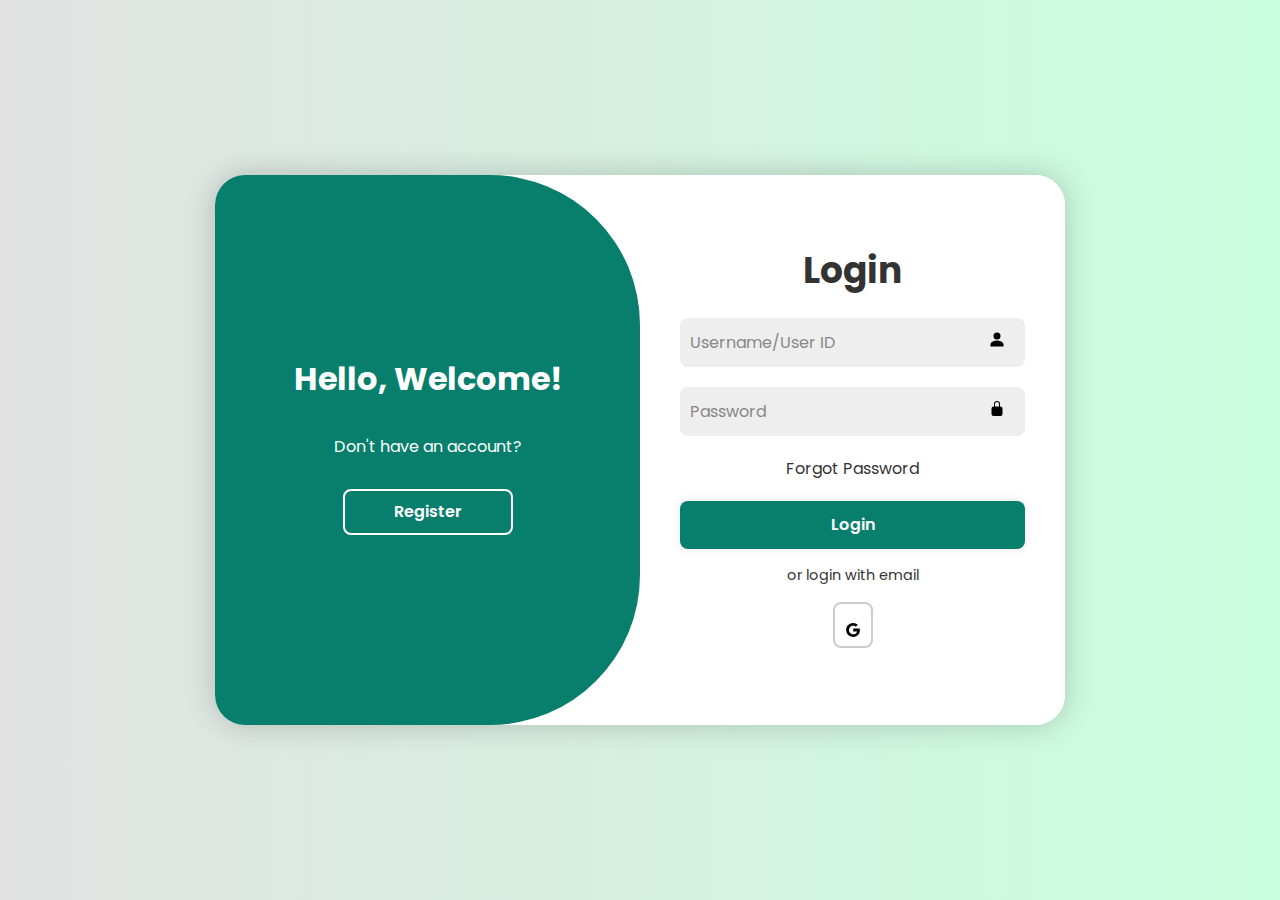
<file: loginzip/login page/index.html>
<!DOCTYPE html>
<html lang="en">
<head>
    <meta charset="UTF-8">
    <meta name="viewport" content="width=device-width, initial-scale=1.0">
    <link rel="stylesheet" href="style.css">
    <title>Login Page</title>
</head>
<body>
    <div class="container">
        <div class="form-box login">
            <form action="">
                <h1>Login</h1>
                <div class="input-box">
                    <input type="text" placeholder="Username/User ID" required>
                    <i class="bx bxs-user">
                        <svg xmlns="http://www.w3.org/2000/svg" class="ionicon" viewBox="0 0 512 512"><path d="M256 256a112 112 0 10-112-112 112 112 0 00112 112zm0 32c-69.42 0-208 42.88-208 128v64h416v-64c0-85.12-138.58-128-208-128z"/></svg>
                    </i>
                </div>

                    
                
                <div class="input-box">
                    <input type="text" placeholder="Password" required>
                    <i class="bx bxs-lock alt">
                        <svg xmlns="http://www.w3.org/2000/svg" class="ionicon" viewBox="0 0 512 512"><path d="M368 192h-16v-80a96 96 0 10-192 0v80h-16a64.07 64.07 0 00-64 64v176a64.07 64.07 0 0064 64h224a64.07 64.07 0 0064-64V256a64.07 64.07 0 00-64-64zm-48 0H192v-80a64 64 0 11128 0z"/></svg>
                    <i class="italics_login"></i>
                    </i>
                </div>

                    
                

                <div class="forgot-link">
                    <a href="a">Forgot Password</a>
                </div>
                <button type="submit" class="btn">Login</button>
                <p>or login with email</p>
                <div class="google">
                  
                          <a href="a"><i class="google">
                          <svg xmlns="http://www.w3.org/2000/svg" class="ionicon" viewBox="0 0 512 512"><path d="M473.16 221.48l-2.26-9.59H262.46v88.22H387c-12.93 61.4-72.93 93.72-121.94 93.72-35.66 0-73.25-15-98.13-39.11a140.08 140.08 0 01-41.8-98.88c0-37.16 16.7-74.33 41-98.78s61-38.13 97.49-38.13c41.79 0 71.74 22.19 82.94 32.31l62.69-62.36C390.86 72.72 340.34 32 261.6 32c-60.75 0-119 23.27-161.58 65.71C58 139.5 36.25 199.93 36.25 256s20.58 113.48 61.3 155.6c43.51 44.92 105.13 68.4 168.58 68.4 57.73 0 112.45-22.62 151.45-63.66 38.34-40.4 58.17-96.3 58.17-154.9 0-24.67-2.48-39.32-2.59-39.96z"/></svg>
                          </i>
                          </a>
                </div>          
            </form>
        </div>


        <div class="form-box register">
            <form action="">
                <h1>Registration</h1>
                <div class="input-box">
                    <input type="text" placeholder="College ID" required>
                    <i class="bx bxs-user">
                        <svg xmlns="http://www.w3.org/2000/svg" class="ionicon" viewBox="0 0 512 512"><path d="M368 16H144a64.07 64.07 0 00-64 64v352a64.07 64.07 0 0064 64h224a64.07 64.07 0 0064-64V80a64.07 64.07 0 00-64-64zm-34.52 268.51c7.57 8.17 11.27 19.16 10.39 30.94C342.14 338.91 324.25 358 304 358s-38.17-19.09-39.88-42.55c-.86-11.9 2.81-22.91 10.34-31S292.4 272 304 272a39.65 39.65 0 0129.48 12.51zM192 80a16 16 0 0116-16h96a16 16 0 010 32h-96a16 16 0 01-16-16zm189 363.83a12.05 12.05 0 01-9.31 4.17H236.31a12.05 12.05 0 01-9.31-4.17 13 13 0 01-2.76-10.92c3.25-17.56 13.38-32.31 29.3-42.66C267.68 381.06 285.6 376 304 376s36.32 5.06 50.46 14.25c15.92 10.35 26.05 25.1 29.3 42.66a13 13 0 01-2.76 10.92z"/></svg>
                    </i>
                </div>

                <div class="input-box">
                    <input type="text" placeholder="Email" required>
                    <i class="bx bxs-user">
                        <svg xmlns="http://www.w3.org/2000/svg" class="ionicon" viewBox="0 0 512 512"><path d="M424 80H88a56.06 56.06 0 00-56 56v240a56.06 56.06 0 0056 56h336a56.06 56.06 0 0056-56V136a56.06 56.06 0 00-56-56zm-14.18 92.63l-144 112a16 16 0 01-19.64 0l-144-112a16 16 0 1119.64-25.26L256 251.73l134.18-104.36a16 16 0 0119.64 25.26z"/></svg>
                    </i>
                </div>

                <div class="input-box">
                    <input type="text" placeholder="Username" required>
                    <i class="bx bxs-user">
                        <svg xmlns="http://www.w3.org/2000/svg" class="ionicon" viewBox="0 0 512 512"><path d="M256 256a112 112 0 10-112-112 112 112 0 00112 112zm0 32c-69.42 0-208 42.88-208 128v64h416v-64c0-85.12-138.58-128-208-128z"/></svg>
                    </i>
                </div>

                <div class="input-box">
                    <input type="text" placeholder="Password" required>
                    <i class="bx bxs-lock alt">
                        <svg xmlns="http://www.w3.org/2000/svg" class="ionicon" viewBox="0 0 512 512"><path d="M368 192h-16v-80a96 96 0 10-192 0v80h-16a64.07 64.07 0 00-64 64v176a64.07 64.07 0 0064 64h224a64.07 64.07 0 0064-64V256a64.07 64.07 0 00-64-64zm-48 0H192v-80a64 64 0 11128 0z"/></svg>
                    </i>
                </div>

                <button type="submit" class="btn">Register</button>
                <p>or register with email</p>
                <div class="google">
                  
                        <i class="google">
                          <svg xmlns="http://www.w3.org/2000/svg" class="ionicon" viewBox="0 0 512 512"><path d="M473.16 221.48l-2.26-9.59H262.46v88.22H387c-12.93 61.4-72.93 93.72-121.94 93.72-35.66 0-73.25-15-98.13-39.11a140.08 140.08 0 01-41.8-98.88c0-37.16 16.7-74.33 41-98.78s61-38.13 97.49-38.13c41.79 0 71.74 22.19 82.94 32.31l62.69-62.36C390.86 72.72 340.34 32 261.6 32c-60.75 0-119 23.27-161.58 65.71C58 139.5 36.25 199.93 36.25 256s20.58 113.48 61.3 155.6c43.51 44.92 105.13 68.4 168.58 68.4 57.73 0 112.45-22.62 151.45-63.66 38.34-40.4 58.17-96.3 58.17-154.9 0-24.67-2.48-39.32-2.59-39.96z"/></svg>
                        </i>  
                </div>          
            </form>
        </div>

        <div class="toggle-box">
            <div class="toggle-panel toggle-left">
                <h1>Hello, Welcome!</h1>
                <p>Don't have an account?</p>
                <button class="btn register-btn">Register</button>
            </div>
            <div class="toggle-panel toggle-right">
                <h1>Welcome Back!</h1>
                <p>Aldeasy have an account?</p>
                <button class="btn login-btn">Login</button>
            </div>
        </div>
    </div>

    <script src="script.js"></script>

</body>
</html>
</file>
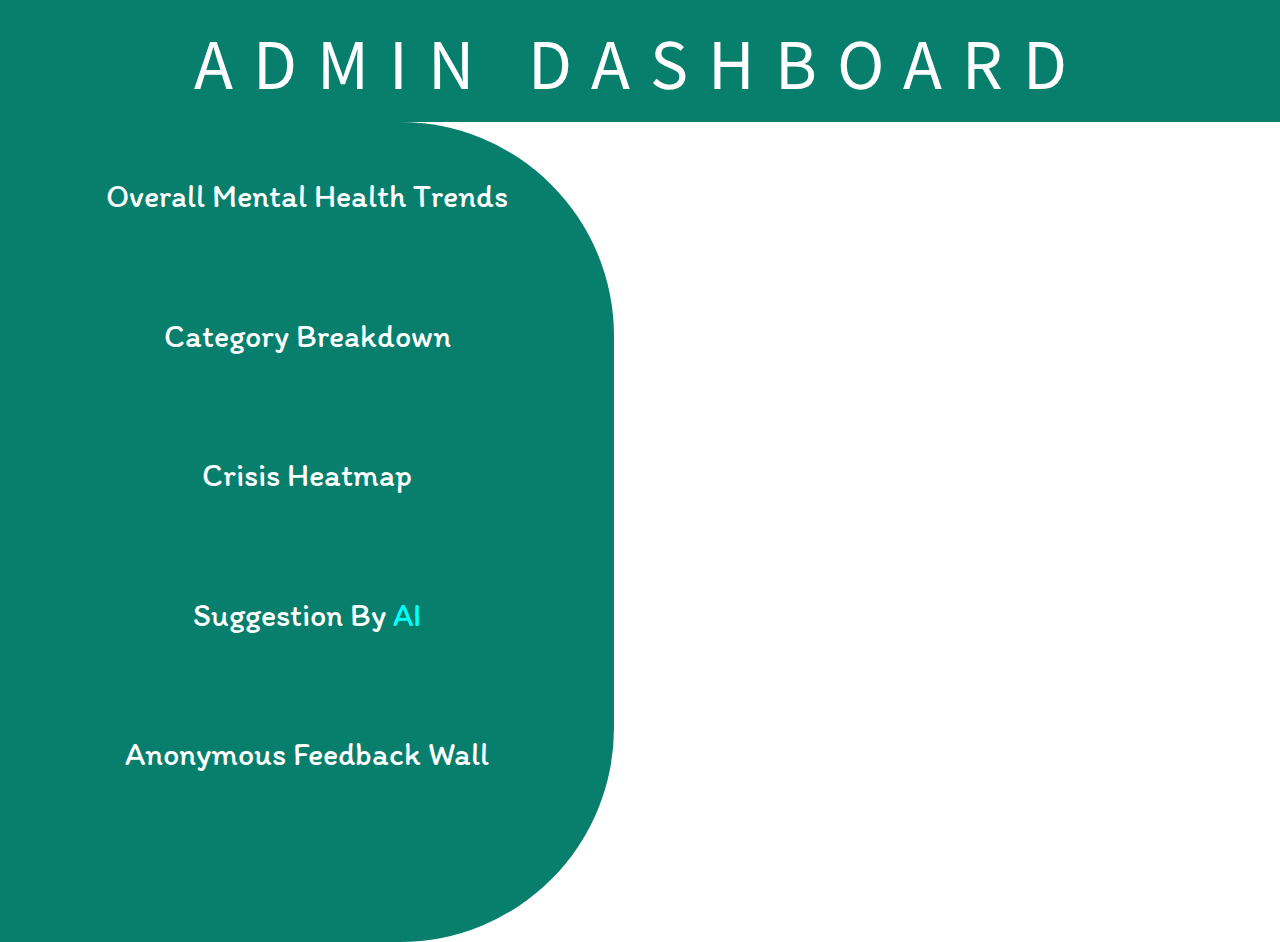
<file: admins_dashboard.html>
<!DOCTYPE html>
<html lang="en">
  <head>
    <meta charset="UTF-8" />
    <meta name="viewport" content="width=device-width, initial-scale=1.0" />
    <title>ADMIN DASHBOARD</title>
    <style>
      @import url("https://fonts.googleapis.com/css2?family=Itim&family=Noto+Sans+JP:wght@100..900&display=swap");
      
      * {
        margin: 0;
        padding: 0;
        box-sizing: border-box;
        font-family: var(--font_one);
      }
      
      :root {
        --main_bg_color: #087f6d;
        --font_heading_color: #087f6d;
        --font_size_heading: clamp(1.2rem, 4vw, 2rem);
        --font_size_paragraph: clamp(1rem, 3vw, 1.5rem);
        --font_one: "Itim", cursive;
        --font-two: "Noto Sans JP", sans-serif;
      }

      /* Navigation - Mobile First */
      nav {
        width: 100%;
        font-size: clamp(1.5rem, 6vw, 4rem);
        background-color: var(--main_bg_color);
        font-family: var(--font-two);
        text-align: center;
        color: white;
        letter-spacing: clamp(2px, 2vw, 20px);
        padding: 10px 5px;
      }

      /* Container - Mobile First (Stacked Layout) */
      .container {
        width: 100%;
        display: flex;
        flex-direction: column;
        min-height: calc(100vh - 80px);
      }

      /* Sidebar - Mobile First */
      .container .sidebar {
        width: 100%;
        background-color: var(--main_bg_color);
        min-height: 200px;
        display: flex;
        align-content: center;
        justify-content: center;
        border-radius: 0;
        overflow: hidden;
        order: 1;
      }

      .container .sidebar ul {
        list-style: none;
        width: 100%;
        display: flex;
        flex-direction: row;
        justify-content: space-around;
        align-items: center;
        flex-wrap: wrap;
        padding: 10px;
        gap: 10px;
      }

      .container .sidebar ul li {
        text-align: center;
        padding: 15px 10px;
        cursor: pointer;
        transition: all 300ms ease-in-out;
        border-radius: 8px;
        flex: 1;
        min-width: 120px;
      }

      .container .sidebar ul li:hover {
        background-color: #55837d4d;
      }

      .container .sidebar ul li a {
        text-decoration: none;
        color: white;
        font-size: clamp(0.8rem, 2.5vw, var(--font_size_heading));
        text-transform: capitalize;
        line-height: 1.2;
      }

      /* Section CSS - Mobile First */
      .container_section {
        width: 100%;
        padding: 20px 15px;
        display: none;
        justify-content: center;
        align-items: center;
        flex-direction: column;
        order: 2;
      }

      .container_section.active {
        display: flex;
      }

      .section_heading {
        font-size: var(--font_size_heading);
        color: var(--font_heading_color);
        text-decoration: underline;
        margin: 20px 0;
        font-weight: 700;
        text-align: center;
      }

      .section_paragraph {
        font-size: var(--font_size_paragraph);
        width: 100%;
        max-width: 600px;
        text-align: center;
        margin-bottom: 20px;
        line-height: 1.4;
        padding: 0 10px;
      }

      .section_image {
        width: 100%;
        display: flex;
        justify-content: center;
        align-items: center;
      }

      .section_image img {
        max-width: 100%;
        height: auto;
        border-radius: 8px;
      }

      /* Tablet Styles - 768px and up */
      @media (min-width: 768px) {
        nav {
          padding: 15px 10px;
        }

        .container {
          flex-direction: row;
        }

        .container .sidebar {
          width: 35%;
          min-height: calc(100vh - 100px);
          border-top-right-radius: 100px;
          border-bottom-right-radius: 100px;
          order: 0;
        }

        .container .sidebar ul {
          flex-direction: column;
          height: 90%;
          justify-content: space-around;
          gap: 0;
          padding: 20px;
        }

        .container .sidebar ul li {
          width: 100%;
          padding: 25px 15px;
          min-width: auto;
        }

        .container_section {
          width: 65%;
          padding: 40px 30px;
          order: 1;
        }

        .section_paragraph {
          width: 80%;
          margin-bottom: 30px;
        }

        .section_heading {
          margin: 30px 0;
        }
      }

      /* Desktop Styles - 1024px and up */
      @media (min-width: 1024px) {
        .container .sidebar {
          width: 48%;
          border-top-right-radius: 214px;
          border-bottom-right-radius: 214px;
        }

        .container .sidebar ul li {
          padding: 30px 20px;
        }

        .container_section {
          width: 52%;
          padding: 50px 40px;
        }

        .section_paragraph {
          width: 70%;
        }

        .section2 .section_paragraph {
          width: 85%;
        }
      }

      /* Large Desktop Styles - 1200px and up */
      @media (min-width: 1200px) {
        .container .sidebar ul li {
          padding: 35px 25px;
        }

        .section_paragraph {
          max-width: 500px;
        }

        .section2 .section_paragraph {
          max-width: 600px;
        }
      }

      /* Ultra-wide Screens - 1600px and up */
      @media (min-width: 1600px) {
        nav {
          font-size: 5rem;
          letter-spacing: 25px;
        }

        .container .sidebar ul li a {
          font-size: 2.2rem;
        }

        .section_heading {
          font-size: 2.5rem;
        }

        .section_paragraph {
          font-size: 1.8rem;
        }
      }

      /* Very Small Mobile Devices - 320px and below */
      @media (max-width: 320px) {
        .container .sidebar ul {
          flex-direction: column;
          gap: 5px;
        }

        .container .sidebar ul li {
          min-width: 100%;
          padding: 12px 8px;
        }

        .section_paragraph {
          font-size: 0.9rem;
          padding: 0 5px;
        }
      }
    </style>
  </head>
  <body>
    <nav>ADMIN DASHBOARD</nav>

    <section class="container">
      <div class="sidebar">
        <ul>
          <li onclick="showhidesection1()">
            <a href="#">Overall mental health trends</a>
          </li>
          <li onclick="showhidesection2()">
            <a href="#">category breakdown</a>
          </li>
          <li><a href="#">Crisis Heatmap</a></li>
          <li>
            <a href="#">Suggestion by <span style="color: cyan">AI</span></a>
          </li>
          <li><a href="#">Anonymous Feedback Wall</a></li>
        </ul>
      </div>
      
      <div class="container_section section1">
        <div class="section_heading">CAMPUS MENTAL HEALTH OVERVIEW</div>
        <div class="section_paragraph">
          This week, 42% students reported good mental health, while 33% showed
          mild stress, 20% moderate stress, and 5% severe stress.
        </div>
        <div class="section_image">
          <img src="image/admins/pie chart_stress.png" alt="Mental Health Distribution Chart" />
        </div>
      </div>
      
      <div class="container_section section2">
        <div class="section_heading">Mental Health Distribution by Category</div>
        <div class="section_paragraph">
          Participation numbers per test → <br> "General Test: 120 students |
          Anxiety Test: 90 students | Depression Test: 60 students"<br> Average risk
          level within each test → <br> "In Overthinking Meter, 45% students
          fell in High range."
        </div>
        <div class="section_image">
          <img src="image/admins/Graph.png" alt="Mental Health Category Distribution Graph" />
        </div>
      </div>
    </section>

    <script>
      function showhidesection1() {
        const section2 = document.querySelector(".section2");
        const section1 = document.querySelector(".section1");
        
        if (section2.classList.contains("active")) {
          section2.classList.remove("active");
        }
        section1.classList.toggle("active");
      }
      
      function showhidesection2() {
        const section1 = document.querySelector(".section1");
        const section2 = document.querySelector(".section2");
        
        if (section1.classList.contains("active")) {
          section1.classList.remove("active");
        }
        section2.classList.toggle("active");
      }
    </script>
  </body>
</html>
</file>
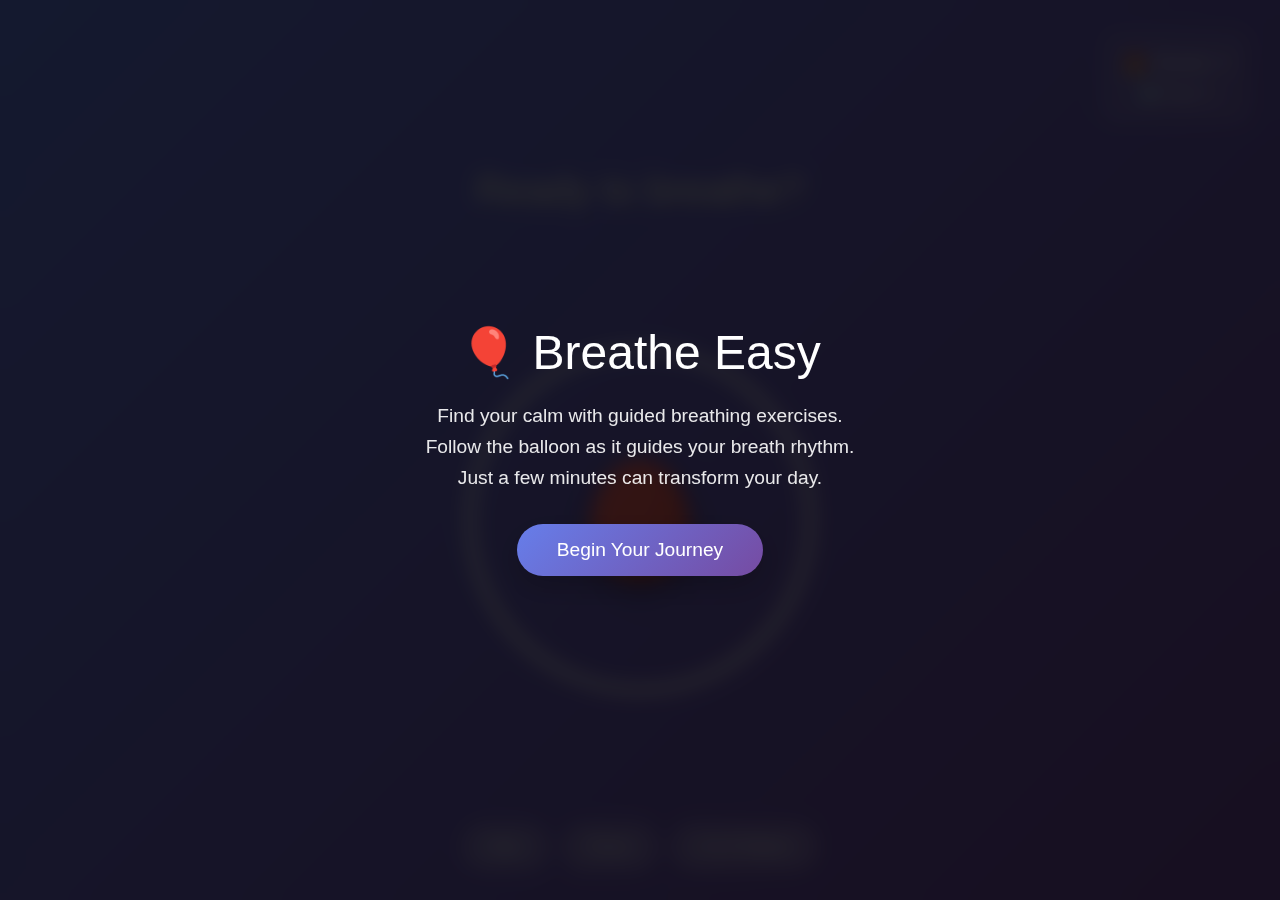
<file: ball.html>
<!DOCTYPE html>
<html lang="en">
<head>
    <meta charset="UTF-8">
    <meta name="viewport" content="width=device-width, initial-scale=1.0">
    <title>Breathe Easy - Balloon Meditation</title>
    <style>
        * {
            margin: 0;
            padding: 0;
            box-sizing: border-box;
        }
        body {
            font-family: 'Arial', sans-serif;
            background: linear-gradient(135deg, #667eea 0%, #764ba2 100%);
            min-height: 100vh;
            display: flex;
            justify-content: center;
            align-items: center;
            overflow: hidden;
            color: white;
        }
        .container {
            text-align: center;
            position: relative;
            width: 100vw;
            height: 100vh;
            display: flex;
            flex-direction: column;
            justify-content: center;
            align-items: center;
        }
        .breathing-area {
            position: relative;
            width: 400px;
            height: 400px;
            display: flex;
            justify-content: center;
            align-items: center;
            margin: 20px 0;
        }
        .balloon {
            width: 100px;
            height: 120px;
            background: linear-gradient(135deg, #ff6b6b, #ee5a52);
            border-radius: 50% 50% 50% 50% / 60% 60% 40% 40%;
            position: relative;
            transition: all 1s ease-in-out;
            box-shadow: 0 10px 30px rgba(0,0,0,0.3), inset -10px -10px 20px rgba(0,0,0,0.1);
            transform-origin: center bottom;
        }
        .balloon::before {
            content: '';
            position: absolute;
            bottom: -10px;
            left: 50%;
            transform: translateX(-50%);
            width: 2px;
            height: 30px;
            background: #333;
            border-radius: 2px;
        }
        .balloon.inhale {
            width: 250px;
            height: 300px;
            background: linear-gradient(135deg, #4ecdc4, #44a08d);
            filter: brightness(1.2);
            transform: scale(1) translateY(-20px);
        }
        .balloon.hold {
            width: 250px;
            height: 300px;
            background: linear-gradient(135deg, #4ecdc4, #44a08d);
            filter: brightness(1.2);
            transform: scale(1.05) translateY(-20px);
            animation: pulse 0.5s ease-in-out infinite alternate;
        }
        .balloon.exhale {
            width: 80px;
            height: 100px;
            background: linear-gradient(135deg, #ffeaa7, #fdcb6e);
            transform: scale(0.8) translateY(10px);
        }
        @keyframes pulse {
            from { transform: scale(1.05) translateY(-20px); }
            to { transform: scale(1.1) translateY(-25px); }
        }
        @keyframes pop {
            0% { transform: scale(1); }
            50% { transform: scale(1.3); }
            100% { transform: scale(0.8); }
        }
        .balloon.pop {
            animation: pop 0.3s ease-out;
        }
        .instruction-text {
            font-size: 2.5rem;
            font-weight: 300;
            margin-bottom: 20px;
            text-shadow: 2px 2px 4px rgba(0,0,0,0.3);
            transition: all 0.5s ease;
            min-height: 60px;
            display: flex;
            align-items: center;
            justify-content: center;
        }
        .timer-display {
            font-size: 1.5rem;
            margin-bottom: 30px;
            opacity: 0.8;
            min-height: 30px;
        }
        .progress-ring {
            position: absolute;
            top: 50%;
            left: 50%;
            transform: translate(-50%, -50%);
            width: 350px;
            height: 350px;
        }
        .progress-ring circle {
            fill: transparent;
            stroke: rgba(255,255,255,0.3);
            stroke-width: 4;
            transform-origin: center;
            transform: rotate(-90deg);
        }
        .progress-ring .progress {
            stroke: #fff;
            stroke-width: 6;
            stroke-linecap: round;
            transition: stroke-dasharray 0.1s linear;
        }
        .stats {
            position: absolute;
            top: 30px;
            right: 30px;
            background: rgba(255,255,255,0.1);
            padding: 20px;
            border-radius: 15px;
            backdrop-filter: blur(10px);
            border: 1px solid rgba(255,255,255,0.2);
        }
        .streak {
            font-size: 1.2rem;
            margin-bottom: 10px;
        }
        .total-breaths {
            font-size: 1rem;
            opacity: 0.9;
        }
        .controls {
            position: absolute;
            bottom: 30px;
            display: flex;
            gap: 15px;
        }
        .btn {
            background: rgba(255,255,255,0.2);
            border: 2px solid rgba(255,255,255,0.3);
            color: white;
            padding: 12px 24px;
            border-radius: 25px;
            cursor: pointer;
            font-size: 1rem;
            transition: all 0.3s ease;
            backdrop-filter: blur(10px);
        }
        .btn:hover {
            background: rgba(255,255,255,0.3);
            transform: scale(1.05);
        }
        .btn.active {
            background: rgba(255,255,255,0.4);
            border-color: #fff;
        }
        .reward-popup {
            position: absolute;
            top: 50%;
            left: 50%;
            transform: translate(-50%, -50%) scale(0);
            background: linear-gradient(135deg, #ffd700, #ffed4e);
            color: #333;
            padding: 30px;
            border-radius: 20px;
            font-size: 1.5rem;
            font-weight: bold;
            text-align: center;
            box-shadow: 0 15px 40px rgba(0,0,0,0.3);
            z-index: 1000;
            transition: transform 0.5s cubic-bezier(0.68, -0.55, 0.265, 1.55);
        }
        .reward-popup.show {
            transform: translate(-50%, -50%) scale(1);
        }
        .floating-particles {
            position: absolute;
            width: 100%;
            height: 100%;
            pointer-events: none;
            overflow: hidden;
        }
        .particle {
            position: absolute;
            width: 4px;
            height: 4px;
            background: rgba(255,255,255,0.6);
            border-radius: 50%;
            animation: float 8s infinite linear;
        }
        @keyframes float {
            0% {
                transform: translateY(100vh) rotate(0deg);
                opacity: 1;
            }
            100% {
                transform: translateY(-100px) rotate(360deg);
                opacity: 0;
            }
        }
        .welcome-screen {
            position: absolute;
            top: 0;
            left: 0;
            width: 100%;
            height: 100%;
            background: rgba(0,0,0,0.8);
            display: flex;
            flex-direction: column;
            justify-content: center;
            align-items: center;
            z-index: 2000;
            backdrop-filter: blur(10px);
        }
        .welcome-title {
            font-size: 3rem;
            margin-bottom: 20px;
            text-align: center;
        }
        .welcome-subtitle {
            font-size: 1.2rem;
            margin-bottom: 30px;
            opacity: 0.9;
            text-align: center;
            max-width: 600px;
            line-height: 1.6;
        }
        .start-btn {
            background: linear-gradient(135deg, #667eea, #764ba2);
            border: none;
            color: white;
            padding: 15px 40px;
            font-size: 1.2rem;
            border-radius: 30px;
            cursor: pointer;
            transition: all 0.3s ease;
            box-shadow: 0 10px 30px rgba(0,0,0,0.2);
        }
        .start-btn:hover {
            transform: translateY(-2px);
            box-shadow: 0 15px 40px rgba(0,0,0,0.3);
        }
        @media (max-width: 768px) {
            .breathing-area {
                width: 300px;
                height: 300px;
            }
            .progress-ring {
                width: 280px;
                height: 280px;
            }
            .instruction-text {
                font-size: 2rem;
            }
            .stats {
                top: 15px;
                right: 15px;
                padding: 15px;
            }
        }
    </style>
</head>
<body>
    <div class="container">
        <div class="welcome-screen" id="welcomeScreen">
            <div class="welcome-title">🎈 Breathe Easy</div>
            <div class="welcome-subtitle">
                Find your calm with guided breathing exercises.<br>
                Follow the balloon as it guides your breath rhythm.<br>
                Just a few minutes can transform your day.
            </div>
            <button class="start-btn" onclick="startBreathing()">Begin Your Journey</button>
        </div>
        <div class="floating-particles" id="particles"></div>
        <div class="instruction-text" id="instruction">Ready to breathe?</div>
        <div class="timer-display" id="timer"></div>
        
        <div class="breathing-area">
            <svg class="progress-ring">
                <circle cx="175" cy="175" r="170" class="progress-bg"></circle>
                <circle cx="175" cy="175" r="170" class="progress" id="progressCircle"></circle>
            </svg>
            <div class="balloon" id="balloon"></div>
        </div>
        <div class="stats">
            <div class="streak">🔥 Streak: <span id="streak">0</span></div>
            <div class="total-breaths">💨 Total: <span id="totalBreaths">0</span></div>
        </div>
        <div class="controls">
            <button class="btn" id="startBtn" onclick="toggleBreathing()">Start</button>
            <button class="btn" onclick="resetSession()">Reset</button>
            <button class="btn" id="patternBtn" onclick="changePattern()">4-4-4 Pattern</button>
        </div>
        <div class="reward-popup" id="rewardPopup">
            <div id="rewardText">Amazing! 🌟</div>
        </div>
    </div>
    <script>
        class BreathingExercise {
            constructor() {
                this.balloon = document.getElementById('balloon');
                this.instruction = document.getElementById('instruction');
                this.timer = document.getElementById('timer');
                this.startBtn = document.getElementById('startBtn');
                this.progressCircle = document.getElementById('progressCircle');
                this.streakElement = document.getElementById('streak');
                this.totalBreathsElement = document.getElementById('totalBreaths');
                this.rewardPopup = document.getElementById('rewardPopup');
                this.patternBtn = document.getElementById('patternBtn');
                
                this.isRunning = false;
                this.currentPhase = 'ready'; // ready, inhale, hold, exhale, pause
                this.phaseTimer = 0;
                this.cycleCount = 0;
                this.streak = parseInt(localStorage.getItem('breathingStreak') || '0');
                this.totalBreaths = parseInt(localStorage.getItem('totalBreaths') || '0');
                this.lastBreathingDate = localStorage.getItem('lastBreathingDate');
                
                // Breathing patterns
                this.patterns = {
                    '4-4-4-4': { inhale: 4, hold: 4, exhale: 4, pause: 4 },
                    '4-7-8-2': { inhale: 4, hold: 7, exhale: 8, pause: 2 }
                };
                this.currentPattern = '4-4-4-4';
                
                this.checkStreak();
                this.updateDisplay();
                this.createParticles();
                this.setupProgressRing();
                // Ensure correct initial pattern button label
                this.updatePatternButtonLabel();
            }
            checkStreak() {
                const today = new Date().toDateString();
                if (this.lastBreathingDate && this.lastBreathingDate !== today) {
                    const lastDate = new Date(this.lastBreathingDate);
                    const todayDate = new Date(today);
                    const diffTime = Math.abs(todayDate - lastDate);
                    const diffDays = Math.ceil(diffTime / (1000 * 60 * 60 * 24));
                    
                    if (diffDays > 1) {
                        this.streak = 0; // Reset streak if more than 1 day gap
                        localStorage.setItem('breathingStreak', '0');
                    }
                } else if (!this.lastBreathingDate) {
                    // First time user
                    this.streak = 0;
                }
            }
            setupProgressRing() {
                const circle = this.progressCircle;
                const radius = circle.r.baseVal.value;
                const circumference = radius * 2 * Math.PI;
                
                circle.style.strokeDasharray = `${circumference} ${circumference}`;
                circle.style.strokeDashoffset = circumference;
            }
            updateProgress(progress) {
                const circle = this.progressCircle;
                const radius = circle.r.baseVal.value;
                const circumference = radius * 2 * Math.PI;
                const offset = circumference - (progress / 100) * circumference;
                
                circle.style.strokeDashoffset = offset;
            }
            createParticles() {
                const particlesContainer = document.getElementById('particles');
                
                setInterval(() => {
                    if (this.isRunning) {
                        const particle = document.createElement('div');
                        particle.className = 'particle';
                        particle.style.left = Math.random() * 100 + '%';
                        particle.style.animationDelay = '0s';
                        particle.style.animationDuration = (Math.random() * 3 + 5) + 's';
                        
                        particlesContainer.appendChild(particle);
                        
                        setTimeout(() => {
                            particle.remove();
                        }, 8000);
                    }
                }, 500);
            }
            updateDisplay() {
                this.streakElement.textContent = this.streak;
                this.totalBreathsElement.textContent = this.totalBreaths;
            }
            saveProgress() {
                localStorage.setItem('breathingStreak', this.streak.toString());
                localStorage.setItem('totalBreaths', this.totalBreaths.toString());
                localStorage.setItem('lastBreathingDate', new Date().toDateString());
            }
            showReward(message) {
                const rewardText = document.getElementById('rewardText');
                rewardText.textContent = message;
                this.rewardPopup.classList.add('show');
                
                setTimeout(() => {
                    this.rewardPopup.classList.remove('show');
                }, 2000);
            }
            toggleBreathing() {
                if (this.isRunning) {
                    this.stopBreathing();
                } else {
                    this.startBreathingCycle();
                }
            }
            startBreathingCycle() {
                this.isRunning = true;
                this.startBtn.textContent = 'Stop';
                this.startBtn.classList.add('active');
                this.currentPhase = 'inhale';
                this.phaseTimer = 0;
                this.breathingLoop();
            }
            stopBreathing() {
                this.isRunning = false;
                this.startBtn.textContent = 'Start';
                this.startBtn.classList.remove('active');
                // Reset balloon to initial state
                this.balloon.style.width = '100px';
                this.balloon.style.height = '120px';
                this.balloon.style.background = 'linear-gradient(135deg, #ff6b6b, #ee5a52)';
                this.balloon.style.transform = 'scale(1) translateY(0px)';
                this.balloon.style.filter = 'brightness(1)';
                this.instruction.textContent = 'Ready to breathe?';
                this.timer.textContent = '';
                this.updateProgress(0);
            }
            breathingLoop() {
                if (!this.isRunning) return;
                const pattern = this.patterns[this.currentPattern];
                const phaseDuration = pattern[this.currentPhase];
                const progress = (this.phaseTimer / phaseDuration) * 100;
                this.updateProgress(progress);
                this.timer.textContent = Math.ceil(phaseDuration - this.phaseTimer);
                // Update balloon and instruction based on phase
                switch (this.currentPhase) {
                    case 'inhale':
                        this.balloon.className = 'balloon inhale';
                        this.instruction.textContent = 'Breathe In... 🌬️';
                        break;
                    case 'hold':
                        this.balloon.className = 'balloon hold';
                        this.instruction.textContent = 'Hold... ⏸️';
                        break;
                    case 'exhale':
                        this.balloon.className = 'balloon exhale pop';
                        this.instruction.textContent = 'Breathe Out... 💨';
                        break;
                    case 'pause':
                        this.balloon.className = 'balloon';
                        this.instruction.textContent = 'Rest... 😌';
                        break;
                }
                this.phaseTimer += 0.1;
                if (this.phaseTimer >= phaseDuration) {
                    this.nextPhase();
                }
                setTimeout(() => this.breathingLoop(), 100);
            }
            nextPhase() {
                this.phaseTimer = 0;
                
                switch (this.currentPhase) {
                    case 'inhale':
                        this.currentPhase = 'hold';
                        break;
                    case 'hold':
                        this.currentPhase = 'exhale';
                        break;
                    case 'exhale':
                        this.currentPhase = 'pause';
                        break;
                    case 'pause':
                        this.currentPhase = 'inhale';
                        this.completeCycle();
                        break;
                }
            }
            completeCycle() {
                this.cycleCount++;
                this.totalBreaths++;
                
                // Milestone rewards
                if (this.cycleCount === 1) {
                    this.showReward("First breath complete! 🌟");
                } else if (this.cycleCount === 5) {
                    this.streak++;
                    this.showReward("5 cycles! You're finding your rhythm! ✨");
                } else if (this.cycleCount === 10) {
                    this.showReward("10 cycles! You're in the zone! 🧘‍♀️");
                } else if (this.cycleCount % 15 === 0) {
                    this.showReward(`${this.cycleCount} cycles! You're absolutely crushing it! 🏆`);
                }
                
                this.updateDisplay();
                this.saveProgress();
            }
            resetSession() {
                this.stopBreathing();
                this.cycleCount = 0;
                this.instruction.textContent = 'Ready to breathe?';
            }
            updatePatternButtonLabel() {
                // Always show the current pattern, not the alternate
                if(this.currentPattern === '4-4-4-4') {
                    this.patternBtn.textContent = '4-4-4 Pattern';
                } else {
                    this.patternBtn.textContent = '4-7-8 Pattern';
                }
            }
            changePattern() {
                this.currentPattern = this.currentPattern === '4-4-4-4' ? '4-7-8-2' : '4-4-4-4';
                this.updatePatternButtonLabel();
                if (this.isRunning) {
                    this.stopBreathing();
                }
            }
        }
        let breathingApp;
        function startBreathing() {
            document.getElementById('welcomeScreen').style.display = 'none';
            breathingApp = new BreathingExercise();
        }
        function toggleBreathing() {
            breathingApp.toggleBreathing();
        }
        function resetSession() {
            breathingApp.resetSession();
        }
        function changePattern() {
            breathingApp.changePattern();
        }
        // Initialize particles system
        window.addEventListener('load', () => {
            // App will be initialized when user clicks start
        });
    </script>
</body>
</html>
</file>
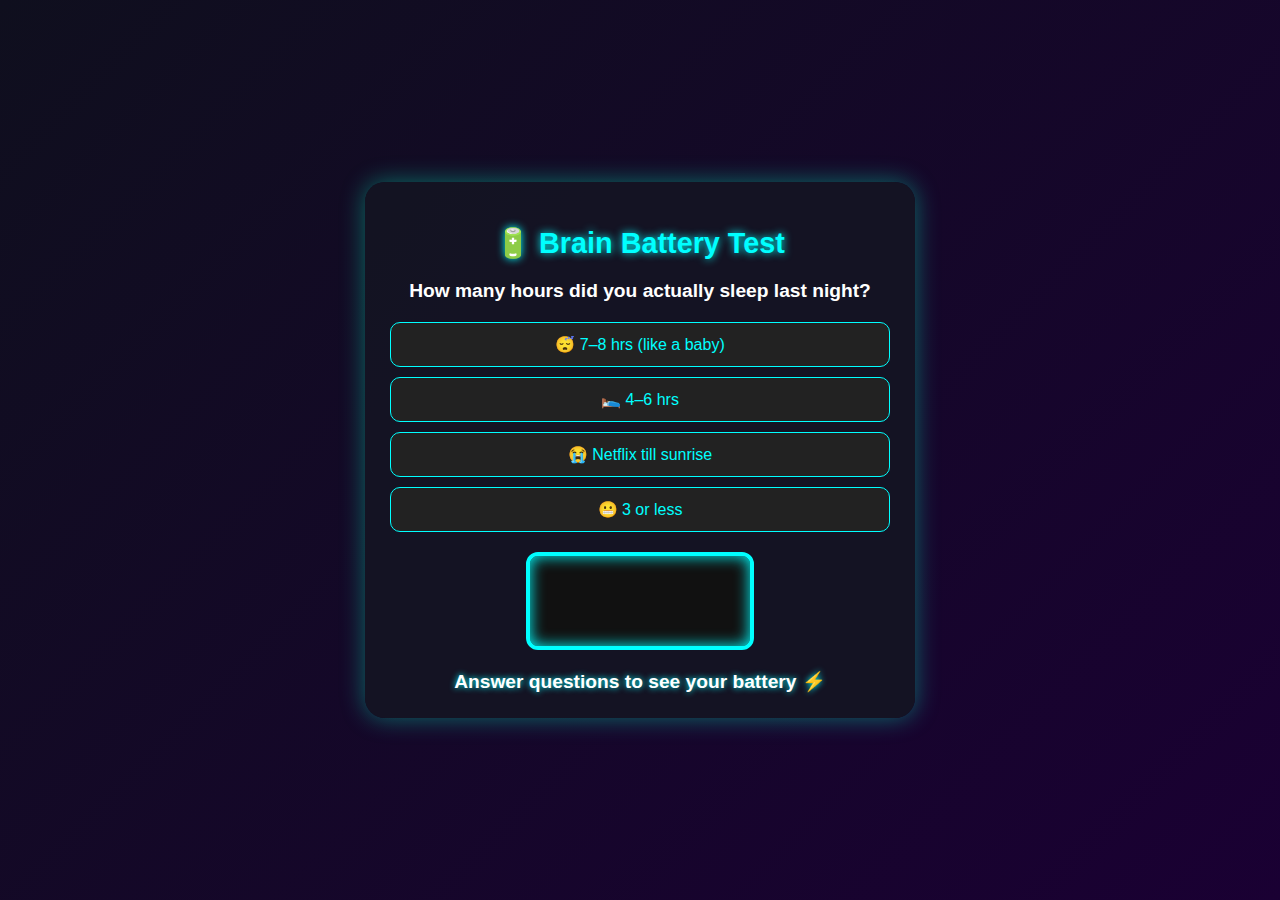
<file: brain_battery.html>
<!DOCTYPE html>
<html lang="en">
<head>
  <meta charset="UTF-8">
  <meta name="viewport" content="width=device-width, initial-scale=1.0">
  <title>Brain Battery Test</title>
  <style>
    body {
      margin: 0;
      padding: 0;
      font-family: 'Trebuchet MS', sans-serif;
      background: linear-gradient(135deg, #0f0f1e, #1a0033);
      color: #fff;
      display: flex;
      justify-content: center;
      align-items: center;
      height: 100vh;
    }

    .container {
      background: rgba(20, 20, 35, 0.95);
      padding: 25px;
      border-radius: 20px;
      text-align: center;
      width: 90%;
      max-width: 500px;
      box-shadow: 0 0 25px rgba(0, 255, 200, 0.4);
    }

    h1 {
      font-size: 1.8rem;
      margin-bottom: 10px;
      color: #0ff;
      text-shadow: 0 0 8px #0ff;
    }

    .question {
      margin: 20px 0;
      font-size: 1.2rem;
      font-weight: bold;
    }

    .options {
      display: flex;
      flex-direction: column;
      gap: 10px;
    }

    .option {
      background: #222;
      padding: 12px;
      border-radius: 10px;
      cursor: pointer;
      border: 1px solid #0ff;
      color: #0ff;
      transition: 0.3s;
      font-size: 1rem;
    }

    .option:hover {
      background: #0ff;
      color: #111;
      box-shadow: 0 0 12px #0ff;
    }

    .battery {
      width: 220px;
      height: 90px;
      border: 4px solid #0ff;
      border-radius: 12px;
      margin: 20px auto;
      position: relative;
      background: #111;
      overflow: hidden;
      box-shadow: 0 0 15px #0ff inset;
    }

    .battery::after {
      content: "";
      width: 20px;
      height: 40px;
      background: #0ff;
      position: absolute;
      right: -24px;
      top: 50%;
      transform: translateY(-50%);
      border-radius: 4px;
    }

    .battery-level {
      height: 100%;
      width: 0%;
      background: linear-gradient(to right, #00ffea, #00ff7f);
      transition: width 0.5s ease-in-out;
      box-shadow: 0 0 20px #0ff;
    }

    .result {
      margin-top: 20px;
      font-size: 1.2rem;
      font-weight: bold;
      text-shadow: 0 0 6px #0ff;
    }
  </style>
</head>
<body>
  <div class="container">
    <h1>🔋 Brain Battery Test</h1>
    <div id="quiz"></div>

    <div class="battery">
      <div class="battery-level" id="batteryLevel"></div>
    </div>

    <div class="result" id="result">Answer questions to see your battery ⚡</div>
  </div>

  <script>
    const questions = [
      {
        q: "How many hours did you actually sleep last night?",
        options: [
          { text: "😴 7–8 hrs (like a baby)", value: 20 },
          { text: "🛌 4–6 hrs", value: -10 },
          { text: "😭 Netflix till sunrise", value: -25 },
          { text: "😬 3 or less", value: -20 }
        ]
      },
      {
        q: "What was your morning fuel?",
        options: [
          { text: "🍳 Proper breakfast", value: 20 },
          { text: "☕ Coffee/Chai", value: 15 },
          { text: "🫠 No food, just vibes", value: -10 },
          { text: "🛌 Slept through morning", value: -15 }
        ]
      },
      {
        q: "Did you laugh with someone today?",
        options: [
          { text: "😂 Memes scrolling", value: 10 },
          { text: "🤝 Real friend convo", value: 20 },
          { text: "👻 Ghost mode, no talk", value: -15 }
        ]
      },
      {
        q: "What’s today’s mental load?",
        options: [
          { text: "🔥 Assignment deadlines", value: -20 },
          { text: "📚 Just regular classes", value: -10 },
          { text: "🌴 Chill Sunday", value: 15 },
          { text: "😱 Big exam tomorrow", value: -25 }
        ]
      },
      {
        q: "How did you recharge today?",
        options: [
          { text: "🎶 Music", value: 15 },
          { text: "🎮 Gaming", value: 10 },
          { text: "🏋️ Gym", value: 20 },
          { text: "📱 Only scrolled Insta", value: -5 }
        ]
      }
    ];

    let currentQ = 0;
    let score = 0;

    const quizDiv = document.getElementById("quiz");
    const resultDiv = document.getElementById("result");
    const batteryLevel = document.getElementById("batteryLevel");

    function showQuestion() {
      if (currentQ < questions.length) {
        const qData = questions[currentQ];
        quizDiv.innerHTML = `
          <div class="question">${qData.q}</div>
          <div class="options">
            ${qData.options
              .map(
                (opt, i) =>
                  `<div class="option" onclick="selectOption(${opt.value})">${opt.text}</div>`
              )
              .join("")}
          </div>
        `;
      } else {
        showResult();
      }
    }

    function selectOption(value) {
      score = Math.min(Math.max(score + value, 0), 100);
      batteryLevel.style.width = score + "%";
      currentQ++;
      showQuestion();
    }

    function showResult() {
      let message = "";
      if (score < 30) {
        message = "🪫 Low Battery – Brain lagging, recharge ASAP!";
      } else if (score < 70) {
        message = "⚡ Mid Energy – Coping mode on!";
      } else {
        message = "🚀 Fully Charged – GenZ beast mode activated!";
      }
      quizDiv.innerHTML = "<h2>Test Complete ✅</h2>";
      resultDiv.textContent = message;
    }

    showQuestion();
  </script>
</body>
</html>
</file>
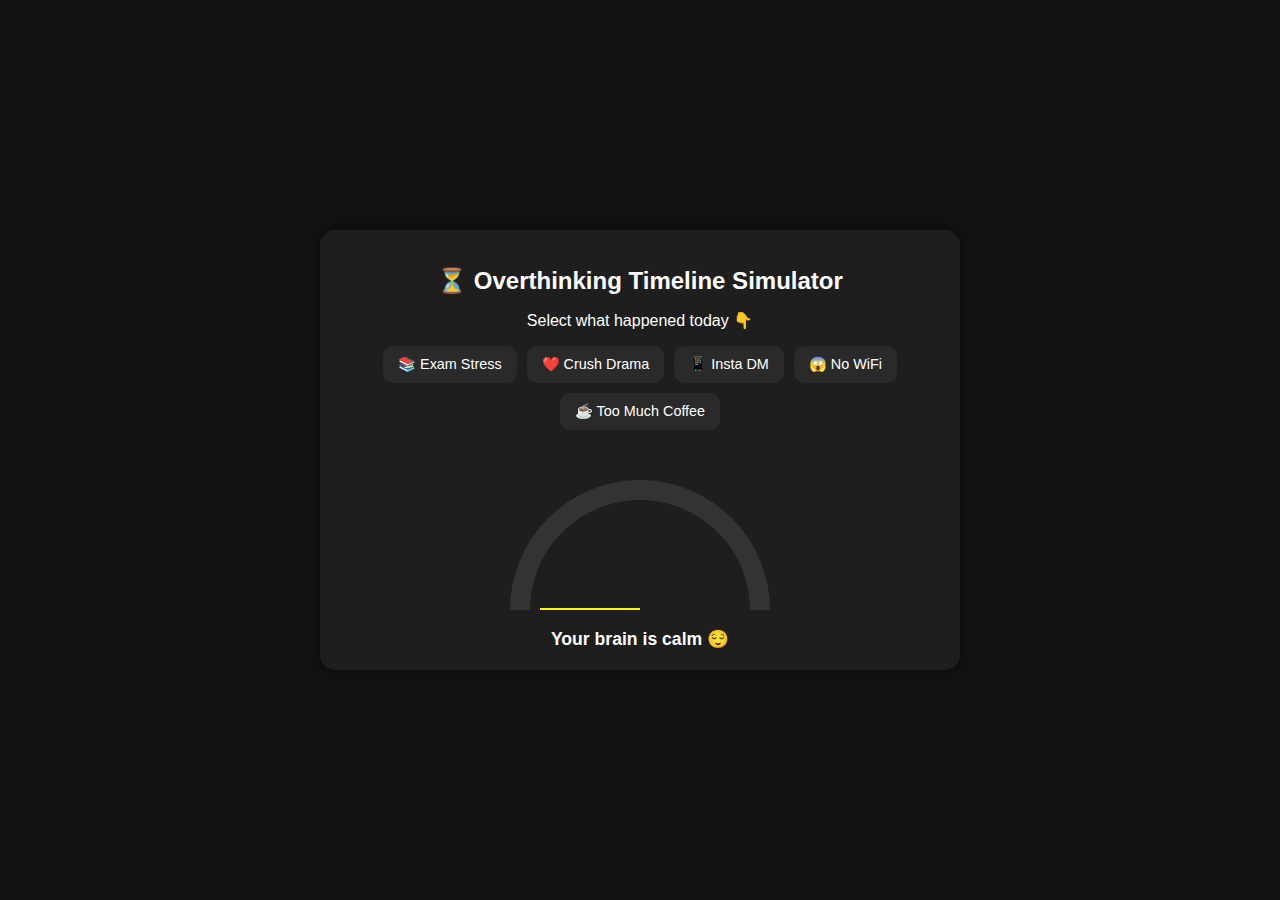
<file: low_key_similuter.html>
<!DOCTYPE html>
<html lang="en">
<head>
  <meta charset="UTF-8">
  <meta name="viewport" content="width=device-width, initial-scale=1.0">
  <title>Overthinking Timeline Simulator</title>
  <style>
    body {
      margin: 0;
      padding: 0;
      font-family: Arial, sans-serif;
      background: #121212;
      color: white;
      display: flex;
      justify-content: center;
      align-items: center;
      height: 100vh;
    }

    .container {
      background: #1e1e1e;
      padding: 20px;
      border-radius: 15px;
      text-align: center;
      width: 90%;
      max-width: 600px;
      box-shadow: 0 0 15px rgba(0,0,0,0.5);
    }

    h1 {
      font-size: 1.5rem;
      margin-bottom: 15px;
    }

    .triggers {
      display: flex;
      flex-wrap: wrap;
      gap: 10px;
      justify-content: center;
      margin-bottom: 20px;
    }

    .trigger {
      background: #2a2a2a;
      padding: 10px 15px;
      border-radius: 10px;
      cursor: pointer;
      transition: 0.3s;
      font-size: 0.9rem;
    }

    .trigger:hover {
      background: #444;
      box-shadow: 0 0 10px #00f9ff;
    }

    canvas {
      margin-top: 10px;
      width: 100%;
      max-width: 300px;
      height: auto;
    }

    .result {
      margin-top: 15px;
      font-size: 1.1rem;
      font-weight: bold;
    }
  </style>
</head>
<body>
  <div class="container">
    <h1>⏳ Overthinking Timeline Simulator</h1>
    <p>Select what happened today 👇</p>

    <div class="triggers">
      <div class="trigger" onclick="addScore(20)">📚 Exam Stress</div>
      <div class="trigger" onclick="addScore(15)">❤️ Crush Drama</div>
      <div class="trigger" onclick="addScore(10)">📱 Insta DM</div>
      <div class="trigger" onclick="addScore(25)">😱 No WiFi</div>
      <div class="trigger" onclick="addScore(5)">☕ Too Much Coffee</div>
    </div>

    <canvas id="meter" width="300" height="150"></canvas>
    <div class="result" id="result">Your brain is calm 😌</div>
  </div>

  <script>
    let score = 0;
    const canvas = document.getElementById("meter");
    const ctx = canvas.getContext("2d");

    function drawMeter(value) {
      ctx.clearRect(0, 0, canvas.width, canvas.height);

      // Base arc
      ctx.beginPath();
      ctx.arc(150, 150, 120, Math.PI, 2 * Math.PI, false);
      ctx.lineWidth = 20;
      ctx.strokeStyle = "#333";
      ctx.stroke();

      // Colored arc
      const angle = Math.PI + (Math.PI * value / 100);
      ctx.beginPath();
      ctx.arc(150, 150, 120, Math.PI, angle, false);
      ctx.lineWidth = 20;
      ctx.strokeStyle = value > 70 ? "red" : value > 40 ? "orange" : "lime";
      ctx.stroke();

      // Needle
      const needleAngle = Math.PI + (Math.PI * value / 100);
      const x = 150 + 100 * Math.cos(needleAngle);
      const y = 150 + 100 * Math.sin(needleAngle);

      ctx.beginPath();
      ctx.moveTo(150, 150);
      ctx.lineTo(x, y);
      ctx.lineWidth = 4;
      ctx.strokeStyle = "yellow";
      ctx.stroke();
    }

    function addScore(points) {
      score = Math.min(score + points, 100);
      drawMeter(score);

      const result = document.getElementById("result");
      if (score < 40) {
        result.textContent = "Your brain is calm 😌";
      } else if (score < 70) {
        result.textContent = "Hmm... looping thoughts detected 🤔";
      } else {
        result.textContent = "Bro you’re overthinking on turbo mode ⚡🔥";
      }
    }

    drawMeter(0); // initial
  </script>
</body>
</html>
</file>
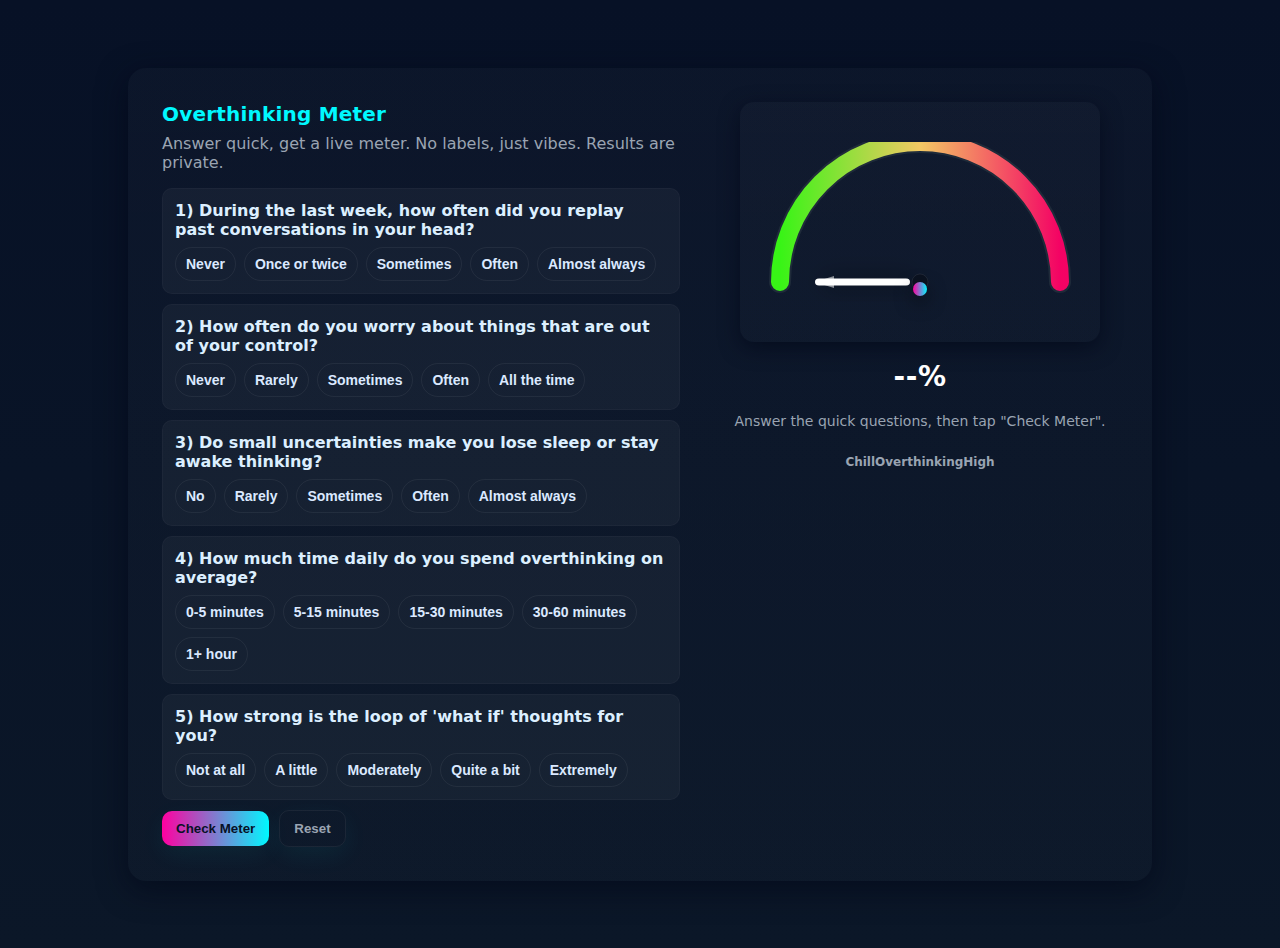
<file: overthinking_meter.html>
<!doctype html>
<html lang="en">
<head>
<meta charset="utf-8" />
<meta name="viewport" content="width=device-width,initial-scale=1" />
<title>Overthinking Meter — Interactive</title>
<style>

  
  :root{
    --bg: #0f1724;         /* dark background - change if you want pastel */
    --card: #0b1220;
    --accent1: #00F9FF;    /* neon cyan */
    --accent2: #FF00A0;    /* neon pink */
    --muted: #9AA4B2;
    --glass: rgba(255,255,255,0.04);
  }
  body{
    margin:0;
    font-family: Inter, system-ui, Arial;
    background: linear-gradient(180deg,#071126 0%, #0b1728 100%);
    color:#e6eef8;
    display:flex;
    min-height:100vh;
    align-items:center;
    justify-content:center;
    padding:24px;
  }

  .widget {
    width:100%;
    max-width:980px;
    background: linear-gradient(180deg, rgba(255,255,255,0.02), rgba(255,255,255,0.01));
    border-radius:18px;
    padding:22px;
    box-shadow: 0 8px 30px rgba(2,6,23,0.6);
    display:grid;
    grid-template-columns: 1fr 420px;
    gap:18px;
    align-items:start;
  }

  .left {
    padding:12px;
  }

  .title {
    font-size:20px;
    font-weight:700;
    letter-spacing:0.2px;
    color:var(--accent1);
    margin-bottom:8px;
  }
  .subtitle { color:var(--muted); margin-bottom:16px; }

  .q {
    background:var(--glass);
    padding:12px;
    border-radius:10px;
    margin-bottom:10px;
    border:1px solid rgba(255,255,255,0.03);
  }
  .q p { margin:0 0 8px 0; font-weight:600; color:#dcefff; }
  .options { display:flex; gap:8px; flex-wrap:wrap; }
  .opt {
    background:transparent;
    border:1px solid rgba(255,255,255,0.06);
    color: #dbe9ff;
    padding:8px 10px;
    border-radius:999px;
    cursor:pointer;
    font-weight:600;
    font-size:14px;
    transition: all .18s ease;
  }
  .opt.selected {
    background: linear-gradient(90deg, var(--accent2), var(--accent1));
    box-shadow: 0 6px 18px rgba(0,249,255,0.08);
    color:#071126;
    transform: translateY(-2px);
    border: none;
  }

  .actions {
    margin-top:10px;
    display:flex;
    gap:10px;
    align-items:center;
  }
  .btn {
    background: linear-gradient(90deg, var(--accent2), var(--accent1));
    border:none;
    color:#071126;
    padding:10px 14px;
    border-radius:10px;
    font-weight:700;
    cursor:pointer;
    box-shadow: 0 8px 26px rgba(0,249,255,0.06);
  }
  .btn.secondary{
    background:transparent;
    border:1px solid rgba(255,255,255,0.06);
    color:var(--muted);
  }

  /* Right side: gauge */
  .gauge-wrap{
    padding:12px;
    display:flex;
    align-items:center;
    justify-content:center;
    flex-direction:column;
    gap:12px;
  }
  .gauge-card{
    width:360px;
    height:240px;
    background: linear-gradient(180deg, rgba(255,255,255,0.02), rgba(255,255,255,0.01));
    border-radius:14px;
    display:flex;
    align-items:center;
    justify-content:center;
    position:relative;
    box-shadow: 0 6px 20px rgba(2,6,23,0.6);
  }

  /* svg needle area styles */
  .gauge {
    width:320px;
    height:160px;
  }

  .needle {
    transform-origin: 50% 100%; /* pivot at bottom center of needle */
    transition: transform 1.2s cubic-bezier(.2,.9,.3,1);
    will-change: transform;
    filter: drop-shadow(0 6px 12px rgba(0,0,0,0.6));
  }

  .center-dot{
    position:absolute;
    width:14px; height:14px;
    border-radius:50%;
    background: linear-gradient(90deg,var(--accent2),var(--accent1));
    bottom:46px;
    box-shadow: 0 6px 18px rgba(0,0,0,0.6);
  }

  .score {
    font-size:28px;
    font-weight:800;
    color:#fff;
    margin-top:6px;
    letter-spacing:0.6px;
  }

  .interpretation {
    color:var(--muted);
    padding:8px 12px;
    text-align:center;
    font-size:14px;
  }

  /* small meter ticks labels */
  .ticks {
    display:flex;
    justify-content:space-between;
    margin-top:6px;
    color:var(--muted);
    font-weight:700;
    font-size:12px;
  }

  /* responsive */
  @media (max-width:920px){
    .widget{ grid-template-columns: 1fr; }
    .gauge-card{ width:100%; }
  }
</style>
</head>
<body>

<div class="widget" id="over-widget">
  <div class="left">
    <div class="title">Overthinking Meter</div>
    <div class="subtitle">Answer quick, get a live meter. No labels, just vibes. Results are private.</div>

    <!-- Questions (5) - each gives 0..4 points -->
    <div id="questions">
      <div class="q" data-q="0">
        <p>1) During the last week, how often did you replay past conversations in your head?</p>
        <div class="options">
          <button class="opt" data-val="0">Never</button>
          <button class="opt" data-val="1">Once or twice</button>
          <button class="opt" data-val="2">Sometimes</button>
          <button class="opt" data-val="3">Often</button>
          <button class="opt" data-val="4">Almost always</button>
        </div>
      </div>

      <div class="q" data-q="1">
        <p>2) How often do you worry about things that are out of your control?</p>
        <div class="options">
          <button class="opt" data-val="0">Never</button>
          <button class="opt" data-val="1">Rarely</button>
          <button class="opt" data-val="2">Sometimes</button>
          <button class="opt" data-val="3">Often</button>
          <button class="opt" data-val="4">All the time</button>
        </div>
      </div>

      <div class="q" data-q="2">
        <p>3) Do small uncertainties make you lose sleep or stay awake thinking?</p>
        <div class="options">
          <button class="opt" data-val="0">No</button>
          <button class="opt" data-val="1">Rarely</button>
          <button class="opt" data-val="2">Sometimes</button>
          <button class="opt" data-val="3">Often</button>
          <button class="opt" data-val="4">Almost always</button>
        </div>
      </div>

      <div class="q" data-q="3">
        <p>4) How much time daily do you spend overthinking on average?</p>
        <div class="options">
          <button class="opt" data-val="0">0-5 minutes</button>
          <button class="opt" data-val="1">5-15 minutes</button>
          <button class="opt" data-val="2">15-30 minutes</button>
          <button class="opt" data-val="3">30-60 minutes</button>
          <button class="opt" data-val="4">1+ hour</button>
        </div>
      </div>

      <div class="q" data-q="4">
        <p>5) How strong is the loop of 'what if' thoughts for you?</p>
        <div class="options">
          <button class="opt" data-val="0">Not at all</button>
          <button class="opt" data-val="1">A little</button>
          <button class="opt" data-val="2">Moderately</button>
          <button class="opt" data-val="3">Quite a bit</button>
          <button class="opt" data-val="4">Extremely</button>
        </div>
      </div>

      <div class="actions">
        <button class="btn" id="calcBtn">Check Meter</button>
        <button class="btn secondary" id="resetBtn">Reset</button>
      </div>
    </div>
  </div>

  <div class="gauge-wrap">
    <div class="gauge-card">
      <!-- SVG semicircle gauge -->
      <svg class="gauge" viewBox="0 0 320 160" xmlns="http://www.w3.org/2000/svg" role="img" aria-label="Overthinking Meter Gauge">
        <!-- background arc -->
        <defs>
          <linearGradient id="g1" x1="0" x2="1">
            <stop offset="0%" stop-color="#39FF14"/>
            <stop offset="50%" stop-color="#FFD166"/>
            <stop offset="100%" stop-color="#FF0066"/>
          </linearGradient>
          <filter id="shadow" x="-50%" y="-50%" width="200%" height="200%">
            <feDropShadow dx="0" dy="8" stdDeviation="8" flood-color="#000" flood-opacity="0.35"/>
          </filter>
        </defs>

        <!-- arc track -->
        <path d="M20 140 A140 140 0 0 1 300 140" fill="none" stroke="#1f2b3a" stroke-width="22" stroke-linecap="round"/>

        <!-- colored arc overlay using stroke-dasharray (we will keep static gradient) -->
        <path d="M20 140 A140 140 0 0 1 300 140" fill="none" stroke="url(#g1)" stroke-width="18" stroke-linecap="round" stroke-opacity="0.95"/>

        <!-- ticks (subtle) -->
        <!-- needle group (rotates) -->
        <g id="needleGroup" transform="translate(160,140) rotate(-90)">
          <!-- needle base / shaft -->
          <rect class="needle" x="-3.5" y="-105" width="7" height="95" rx="4" fill="#ffffff"/>
          <!-- needle tip highlight -->
          <polygon points="0,-105 6,-86 -6,-86" fill="#fff8"/>
        </g>

        <!-- center hole -->
        <circle cx="160" cy="140" r="8" fill="#0b1220" stroke="#fff" stroke-opacity="0.08"/>
      </svg>

      <div class="center-dot" aria-hidden="true"></div>
    </div>

    <div class="score" id="scoreText">--%</div>
    <div class="interpretation" id="interp">Answer the quick questions, then tap "Check Meter".</div>
    <div class="ticks"><div>Chill</div><div>Overthinking</div><div>High</div></div>
  </div>
</div>

<script>
  // JS logic: collect answers, map to 0-100, rotate needle between -90deg (0) to +90deg (100)
  const optButtons = document.querySelectorAll('.opt');
  const calcBtn = document.getElementById('calcBtn');
  const resetBtn = document.getElementById('resetBtn');
  const scoreText = document.getElementById('scoreText');
  const interp = document.getElementById('interp');
  const needle = document.querySelector('#needleGroup');

  // store answers in array of length 5 (initial null)
  const answers = Array(5).fill(null);

  // attach click handlers to option buttons
  optButtons.forEach(btn => {
    btn.addEventListener('click', e => {
      const parent = btn.closest('.q');
      const qIndex = Number(parent.getAttribute('data-q'));
      // mark selected visually
      Array.from(parent.querySelectorAll('.opt')).forEach(o => o.classList.remove('selected'));
      btn.classList.add('selected');

      // store numeric value
      answers[qIndex] = Number(btn.getAttribute('data-val'));
    });
  });

  function computeScore(){
    // if any answer is null, treat as 0 OR prompt - we will auto-treat as 0 but warn
    const filled = answers.filter(v => v !== null).length;
    if(filled < answers.length){
      // optional: prompt user; here we just continue with missing as 0
      // alert('Please answer all questions for an accurate reading. Missing answers will be treated as 0.');
    }
    const total = answers.reduce((s, v) => s + (v || 0), 0); // max total = 5*4=20
    const percent = Math.round((total / (answers.length*4)) * 100); // 0..100
    return percent;
  }

  function setNeedle(percent){
    // map 0..100 to angle -90..+90
    const min = -90, max = 90;
    const angle = (percent/100) * (max - min) + min;
    // apply transform with smooth animation (CSS transition defined)
    needle.style.transform = `translate(160px,140px) rotate(${angle}deg)`; // NOTE: svg group was translated earlier; to be safe we set transform - using rotate only by changing transform attribute
    // but since we used transform attribute inline, better to set attribute:
    needle.setAttribute('transform', `translate(160,140) rotate(${angle})`);
  }

  function interpret(percent){
    if(percent < 20) {
      return {
        label: 'Chill Mode — low overthinking',
        advice: 'Nice! You have good mental bandwidth. Keep your routine, sleep well and maintain boundaries.'
      };
    } else if(percent < 45){
      return {
        label: 'Mild — occasional replays',
        advice: 'Small worries sometimes pop up. Try 5-min breathing breaks and a short mind-dump (write 3 thoughts).'
      };
    } else if(percent < 70){
      return {
        label: 'Moderate — noticeable loop',
        advice: 'You replay things often. Try grounding exercises, schedule a 10-min worry-slot, and reach out when needed.'
      };
    } else {
      return {
        label: 'High — frequent overthinking',
        advice: 'Your thoughts are on replay a lot. Consider talking to a counselor or a trusted friend. If it affects sleep, seek support.'
      };
    }
  }

  calcBtn.addEventListener('click', e => {
    const p = computeScore();
    scoreText.textContent = p + '%';
    // animate needle
    setNeedle(p);
    // update interpretation
    const data = interpret(p);
    interp.innerHTML = `<strong>${data.label}</strong><br>${data.advice}`;
    // small sparkle effect: flash score color (optional)
    scoreText.animate([{opacity:0.6},{opacity:1}], {duration:420});
  });

  resetBtn.addEventListener('click', e => {
    // clear answers
    for(let i=0;i<answers.length;i++) answers[i] = null;
    document.querySelectorAll('.opt').forEach(o => o.classList.remove('selected'));
    // reset needle
    scoreText.textContent = '--%';
    interp.textContent = 'Answer the quick questions, then tap "Check Meter".';
    setNeedle(0);
  });

  // initialize: set needle to 0
  setNeedle(0);
</script>

</body>
</html>
</file>
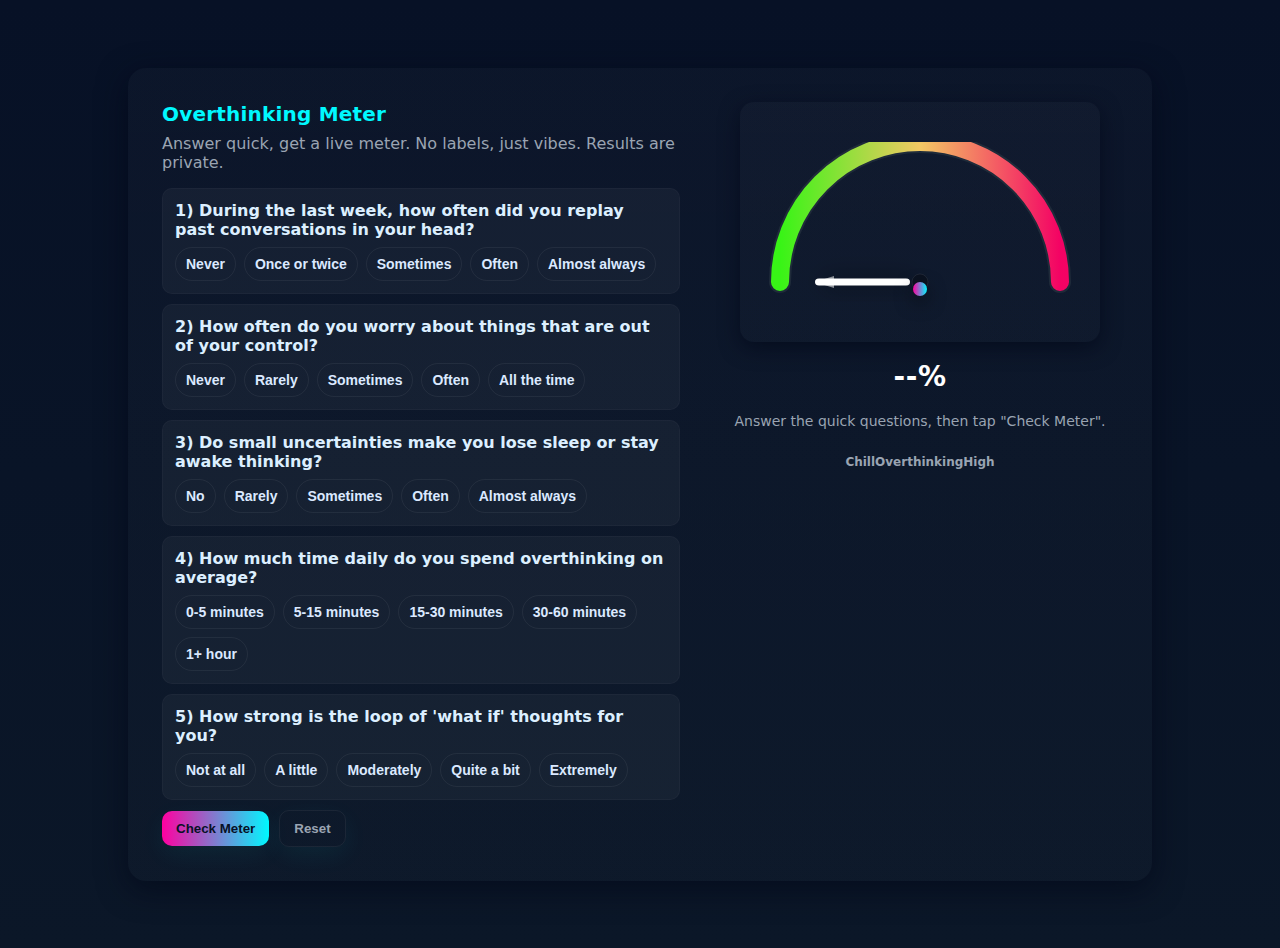
<file: test_section/overthinking_meter.html>
<!doctype html>
<html lang="en">
<head>
<meta charset="utf-8" />
<meta name="viewport" content="width=device-width,initial-scale=1" />
<title>Overthinking Meter — Interactive</title>
<style>
  :root{
    --bg: #0f1724;         /* dark background - change if you want pastel */
    --card: #0b1220;
    --accent1: #00F9FF;    /* neon cyan */
    --accent2: #FF00A0;    /* neon pink */
    --muted: #9AA4B2;
    --glass: rgba(255,255,255,0.04);
  }
  body{
    margin:0;
    font-family: Inter, system-ui, Arial;
    background: linear-gradient(180deg,#071126 0%, #0b1728 100%);
    color:#e6eef8;
    display:flex;
    min-height:100vh;
    align-items:center;
    justify-content:center;
    padding:24px;
  }

  .widget {
    width:100%;
    max-width:980px;
    background: linear-gradient(180deg, rgba(255,255,255,0.02), rgba(255,255,255,0.01));
    border-radius:18px;
    padding:22px;
    box-shadow: 0 8px 30px rgba(2,6,23,0.6);
    display:grid;
    grid-template-columns: 1fr 420px;
    gap:18px;
    align-items:start;
  }

  .left {
    padding:12px;
  }

  .title {
    font-size:20px;
    font-weight:700;
    letter-spacing:0.2px;
    color:var(--accent1);
    margin-bottom:8px;
  }
  .subtitle { color:var(--muted); margin-bottom:16px; }

  .q {
    background:var(--glass);
    padding:12px;
    border-radius:10px;
    margin-bottom:10px;
    border:1px solid rgba(255,255,255,0.03);
  }
  .q p { margin:0 0 8px 0; font-weight:600; color:#dcefff; }
  .options { display:flex; gap:8px; flex-wrap:wrap; }
  .opt {
    background:transparent;
    border:1px solid rgba(255,255,255,0.06);
    color: #dbe9ff;
    padding:8px 10px;
    border-radius:999px;
    cursor:pointer;
    font-weight:600;
    font-size:14px;
    transition: all .18s ease;
  }
  .opt.selected {
    background: linear-gradient(90deg, var(--accent2), var(--accent1));
    box-shadow: 0 6px 18px rgba(0,249,255,0.08);
    color:#071126;
    transform: translateY(-2px);
    border: none;
  }

  .actions {
    margin-top:10px;
    display:flex;
    gap:10px;
    align-items:center;
  }
  .btn {
    background: linear-gradient(90deg, var(--accent2), var(--accent1));
    border:none;
    color:#071126;
    padding:10px 14px;
    border-radius:10px;
    font-weight:700;
    cursor:pointer;
    box-shadow: 0 8px 26px rgba(0,249,255,0.06);
  }
  .btn.secondary{
    background:transparent;
    border:1px solid rgba(255,255,255,0.06);
    color:var(--muted);
  }

  /* Right side: gauge */
  .gauge-wrap{
    padding:12px;
    display:flex;
    align-items:center;
    justify-content:center;
    flex-direction:column;
    gap:12px;
  }
  .gauge-card{
    width:360px;
    height:240px;
    background: linear-gradient(180deg, rgba(255,255,255,0.02), rgba(255,255,255,0.01));
    border-radius:14px;
    display:flex;
    align-items:center;
    justify-content:center;
    position:relative;
    box-shadow: 0 6px 20px rgba(2,6,23,0.6);
  }

  /* svg needle area styles */
  .gauge {
    width:320px;
    height:160px;
  }

  .needle {
    transform-origin: 50% 100%; /* pivot at bottom center of needle */
    transition: transform 1.2s cubic-bezier(.2,.9,.3,1);
    will-change: transform;
    filter: drop-shadow(0 6px 12px rgba(0,0,0,0.6));
  }

  .center-dot{
    position:absolute;
    width:14px; height:14px;
    border-radius:50%;
    background: linear-gradient(90deg,var(--accent2),var(--accent1));
    bottom:46px;
    box-shadow: 0 6px 18px rgba(0,0,0,0.6);
  }

  .score {
    font-size:28px;
    font-weight:800;
    color:#fff;
    margin-top:6px;
    letter-spacing:0.6px;
  }

  .interpretation {
    color:var(--muted);
    padding:8px 12px;
    text-align:center;
    font-size:14px;
  }

  /* small meter ticks labels */
  .ticks {
    display:flex;
    justify-content:space-between;
    margin-top:6px;
    color:var(--muted);
    font-weight:700;
    font-size:12px;
  }

  /* responsive */
  @media (max-width:920px){
    .widget{ grid-template-columns: 1fr; }
    .gauge-card{ width:100%; }
  }
</style>
</head>
<body>

<div class="widget" id="over-widget">
  <div class="left">
    <div class="title">Overthinking Meter</div>
    <div class="subtitle">Answer quick, get a live meter. No labels, just vibes. Results are private.</div>

    <!-- Questions (5) - each gives 0..4 points -->
    <div id="questions">
      <div class="q" data-q="0">
        <p>1) During the last week, how often did you replay past conversations in your head?</p>
        <div class="options">
          <button class="opt" data-val="0">Never</button>
          <button class="opt" data-val="1">Once or twice</button>
          <button class="opt" data-val="2">Sometimes</button>
          <button class="opt" data-val="3">Often</button>
          <button class="opt" data-val="4">Almost always</button>
        </div>
      </div>

      <div class="q" data-q="1">
        <p>2) How often do you worry about things that are out of your control?</p>
        <div class="options">
          <button class="opt" data-val="0">Never</button>
          <button class="opt" data-val="1">Rarely</button>
          <button class="opt" data-val="2">Sometimes</button>
          <button class="opt" data-val="3">Often</button>
          <button class="opt" data-val="4">All the time</button>
        </div>
      </div>

      <div class="q" data-q="2">
        <p>3) Do small uncertainties make you lose sleep or stay awake thinking?</p>
        <div class="options">
          <button class="opt" data-val="0">No</button>
          <button class="opt" data-val="1">Rarely</button>
          <button class="opt" data-val="2">Sometimes</button>
          <button class="opt" data-val="3">Often</button>
          <button class="opt" data-val="4">Almost always</button>
        </div>
      </div>

      <div class="q" data-q="3">
        <p>4) How much time daily do you spend overthinking on average?</p>
        <div class="options">
          <button class="opt" data-val="0">0-5 minutes</button>
          <button class="opt" data-val="1">5-15 minutes</button>
          <button class="opt" data-val="2">15-30 minutes</button>
          <button class="opt" data-val="3">30-60 minutes</button>
          <button class="opt" data-val="4">1+ hour</button>
        </div>
      </div>

      <div class="q" data-q="4">
        <p>5) How strong is the loop of 'what if' thoughts for you?</p>
        <div class="options">
          <button class="opt" data-val="0">Not at all</button>
          <button class="opt" data-val="1">A little</button>
          <button class="opt" data-val="2">Moderately</button>
          <button class="opt" data-val="3">Quite a bit</button>
          <button class="opt" data-val="4">Extremely</button>
        </div>
      </div>

      <div class="actions">
        <button class="btn" id="calcBtn">Check Meter</button>
        <button class="btn secondary" id="resetBtn">Reset</button>
      </div>
    </div>
  </div>

  <div class="gauge-wrap">
    <div class="gauge-card">
      <!-- SVG semicircle gauge -->
      <svg class="gauge" viewBox="0 0 320 160" xmlns="http://www.w3.org/2000/svg" role="img" aria-label="Overthinking Meter Gauge">
        <!-- background arc -->
        <defs>
          <linearGradient id="g1" x1="0" x2="1">
            <stop offset="0%" stop-color="#39FF14"/>
            <stop offset="50%" stop-color="#FFD166"/>
            <stop offset="100%" stop-color="#FF0066"/>
          </linearGradient>
          <filter id="shadow" x="-50%" y="-50%" width="200%" height="200%">
            <feDropShadow dx="0" dy="8" stdDeviation="8" flood-color="#000" flood-opacity="0.35"/>
          </filter>
        </defs>

        <!-- arc track -->
        <path d="M20 140 A140 140 0 0 1 300 140" fill="none" stroke="#1f2b3a" stroke-width="22" stroke-linecap="round"/>

        <!-- colored arc overlay using stroke-dasharray (we will keep static gradient) -->
        <path d="M20 140 A140 140 0 0 1 300 140" fill="none" stroke="url(#g1)" stroke-width="18" stroke-linecap="round" stroke-opacity="0.95"/>

        <!-- ticks (subtle) -->
        <!-- needle group (rotates) -->
        <g id="needleGroup" transform="translate(160,140) rotate(-90)">
          <!-- needle base / shaft -->
          <rect class="needle" x="-3.5" y="-105" width="7" height="95" rx="4" fill="#ffffff"/>
          <!-- needle tip highlight -->
          <polygon points="0,-105 6,-86 -6,-86" fill="#fff8"/>
        </g>

        <!-- center hole -->
        <circle cx="160" cy="140" r="8" fill="#0b1220" stroke="#fff" stroke-opacity="0.08"/>
      </svg>

      <div class="center-dot" aria-hidden="true"></div>
    </div>

    <div class="score" id="scoreText">--%</div>
    <div class="interpretation" id="interp">Answer the quick questions, then tap "Check Meter".</div>
    <div class="ticks"><div>Chill</div><div>Overthinking</div><div>High</div></div>
  </div>
</div>

<script>
  // JS logic: collect answers, map to 0-100, rotate needle between -90deg (0) to +90deg (100)
  const optButtons = document.querySelectorAll('.opt');
  const calcBtn = document.getElementById('calcBtn');
  const resetBtn = document.getElementById('resetBtn');
  const scoreText = document.getElementById('scoreText');
  const interp = document.getElementById('interp');
  const needle = document.querySelector('#needleGroup');

  // store answers in array of length 5 (initial null)
  const answers = Array(5).fill(null);

  // attach click handlers to option buttons
  optButtons.forEach(btn => {
    btn.addEventListener('click', e => {
      const parent = btn.closest('.q');
      const qIndex = Number(parent.getAttribute('data-q'));
      // mark selected visually
      Array.from(parent.querySelectorAll('.opt')).forEach(o => o.classList.remove('selected'));
      btn.classList.add('selected');

      // store numeric value
      answers[qIndex] = Number(btn.getAttribute('data-val'));
    });
  });

  function computeScore(){
    // if any answer is null, treat as 0 OR prompt - we will auto-treat as 0 but warn
    const filled = answers.filter(v => v !== null).length;
    if(filled < answers.length){
      // optional: prompt user; here we just continue with missing as 0
      // alert('Please answer all questions for an accurate reading. Missing answers will be treated as 0.');
    }
    const total = answers.reduce((s, v) => s + (v || 0), 0); // max total = 5*4=20
    const percent = Math.round((total / (answers.length*4)) * 100); // 0..100
    return percent;
  }

  function setNeedle(percent){
    // map 0..100 to angle -90..+90
    const min = -90, max = 90;
    const angle = (percent/100) * (max - min) + min;
    // apply transform with smooth animation (CSS transition defined)
    needle.style.transform = `translate(160px,140px) rotate(${angle}deg)`; // NOTE: svg group was translated earlier; to be safe we set transform - using rotate only by changing transform attribute
    // but since we used transform attribute inline, better to set attribute:
    needle.setAttribute('transform', `translate(160,140) rotate(${angle})`);
  }

  function interpret(percent){
    if(percent < 20) {
      return {
        label: 'Chill Mode — low overthinking',
        advice: 'Nice! You have good mental bandwidth. Keep your routine, sleep well and maintain boundaries.'
      };
    } else if(percent < 45){
      return {
        label: 'Mild — occasional replays',
        advice: 'Small worries sometimes pop up. Try 5-min breathing breaks and a short mind-dump (write 3 thoughts).'
      };
    } else if(percent < 70){
      return {
        label: 'Moderate — noticeable loop',
        advice: 'You replay things often. Try grounding exercises, schedule a 10-min worry-slot, and reach out when needed.'
      };
    } else {
      return {
        label: 'High — frequent overthinking',
        advice: 'Your thoughts are on replay a lot. Consider talking to a counselor or a trusted friend. If it affects sleep, seek support.'
      };
    }
  }

  calcBtn.addEventListener('click', e => {
    const p = computeScore();
    scoreText.textContent = p + '%';
    // animate needle
    setNeedle(p);
    // update interpretation
    const data = interpret(p);
    interp.innerHTML = `<strong>${data.label}</strong><br>${data.advice}`;
    // small sparkle effect: flash score color (optional)
    scoreText.animate([{opacity:0.6},{opacity:1}], {duration:420});
  });

  resetBtn.addEventListener('click', e => {
    // clear answers
    for(let i=0;i<answers.length;i++) answers[i] = null;
    document.querySelectorAll('.opt').forEach(o => o.classList.remove('selected'));
    // reset needle
    scoreText.textContent = '--%';
    interp.textContent = 'Answer the quick questions, then tap "Check Meter".';
    setNeedle(0);
  });

  // initialize: set needle to 0
  setNeedle(0);
</script>

</body>
</html>
</file>
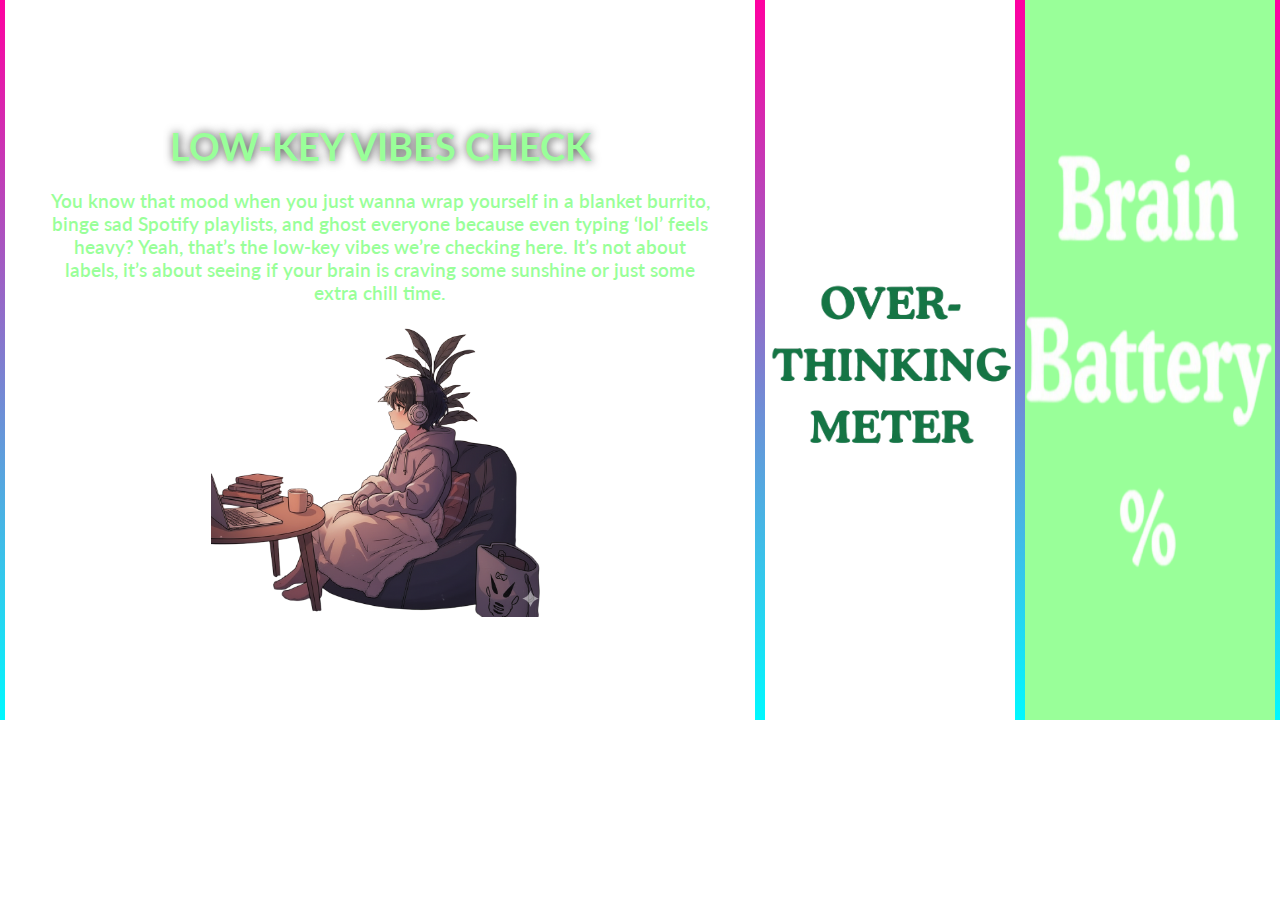
<file: test_section/test.html>
<!DOCTYPE html>
<html lang="en">
  <head>
    <meta charset="UTF-8" />
    <meta name="viewport" content="width=device-width, initial-scale=1.0" />
    <title>Mental Health Tests</title>
    <link rel="stylesheet" href="style.css" />
  </head>
  <body>
    <div class="container" style="display: flex; width: 100%; height: 100%">
      <div class="section">
        <img class="section_img" src="../image/depresion.png" alt="" />
        <div class="afterHover">
          <div class="heading">Low-Key Vibes Check</div>
          <div class="details">
            You know that mood when you just wanna wrap yourself in a blanket
            burrito, binge sad Spotify playlists, and ghost everyone because
            even typing ‘lol’ feels heavy? Yeah, that’s the low-key vibes we’re
            checking here. It’s not about labels, it’s about seeing if your
            brain is craving some sunshine or just some extra chill time.
          </div>
          <div class="img_section">
            <a href="./low_key_similuter.html"><img src="../image/depresion_boi.png" alt="" /></a>
            
          </div>
        </div>
      </div>
      <div class="section">
        <img class="section_img" src="../image/overthinking.png" alt="" />
        <div class="afterHover">
          <div class="heading">Overthinking Meter</div>
          <div class="details">
            Imagine your brain is running 100 Chrme tabss at once — some are
            about tomorrow’s viva, some about that text you sent two months ago,
            and one is just playing random cat videos. That’s overthinking mode.
            This meter checks if your thoughts are on turbo-speed WiFi or just
            chilling at normal bandwidth.
          </div>
          <div class="img_section">
            <a href="./overthinking_meter.html">
              <img src="../image/brain_.png" alt=""
            /></a>
          </div>
        </div>
      </div>
      <div class="section">
        <img
          class="section_img"
          style="height: 450px"
          src="../image/brain battery.png"
          alt=""
        />
        <div class="afterHover">
          <div class="heading">Brain Battery %</div>
          <div class="details">
            Ever felt like your brain is just running on 10% battery but still
            pushing through assignments, reels, and all the late-night chai
            sessions? This test is your brain’s vibe-check meter. Let’s see if
            you need a recharge nap or you’re secretly running on infinite
            battery like Iron Man’s arc reactor. 🔋✨
          </div>
          <div class="img_section">
            <a href="./brain_battery.html">
              <img src="../image/battery_img.png" alt="" />
            </a>
          </div>
        </div>
      </div>
    </div>
  </body>
</html>
</file>
<file: loginzip/login page/style.css>
@import url('https://fonts.googleapis.com/css2?family=Poppins:wght@300;400;500;600;700;800;900&display=swap');

* {
    margin: 0;
    padding: 0;
    box-sizing: border-box;
    font-family: "Poppins", sans-serif;
}

svg {
    height: 1rem;
    width: 1rem;
    margin: 0;
    padding: 0;
}

h1, p {
    text-decoration: none;
}

body {
    display: flex;
    max-width: 100%;
    justify-content: center;
    align-items: center;
    min-height: 100vh;
    background: linear-gradient(90deg, #e2e2e2, #c9ffdf);
}

.container {
    position: relative;
    width: 850px;
    height: 550px;
    background-color: #fff;
    border-radius: 30px;
    box-shadow: 0 0 30px rgba(0, 0, 0, .2);
    overflow: hidden;
    z-index: 10;
}

/* CRITICAL FIX: Form box must have higher z-index than toggle box */
.form-box {
    position: absolute;
    right: 0;
    width: 50%;
    height: 100%;
    background: #fff;
    display: flex;
    align-items: center;
    color: #333;
    text-align: center;
    padding: 2.5rem;
    z-index: 3; /* CHANGED FROM 1 TO 3 */
    transition: .6s ease-in-out 1.2s, visibility 0s 1s;
}

.container.active .form-box {
    right: 50%;
}

.form-box.register {
    visibility: hidden;
}

.container.active .form-box.register {
    visibility: visible;
}

form {
    width: 100%;
}

.container h1 {
    font-size: 36px;
    margin: -10px 0 20px 0;
}

.input-box {
    position: relative;
    margin: 20px 0;
}

.input-box input {
    width: 100%;
    padding: 12px 40px 12px 10px;
    background: #eee;
    border-radius: 8px;
    border: none;
    outline: none;
    font-size: 16px;
    color: #333;
    font-weight: 500;
}

.input-box input::placeholder {
    color: #888;
    font-weight: 400;
}

.input-box i {
    position: absolute;
    right: 20px;
    top: 50%;
    transform: translateY(-50%);
    font-size: 1rem;
    color: #888;
}

.forgot-link {
    margin: 10px 0;
}

.forgot-link a {
    font-size: 1rem;
    color: #333;
    text-decoration: none;
}

.btn {
    width: 100%;
    height: 48px;
    background-color: #087F6D;
    border-radius: 8px;
    box-shadow: 0 0 10px rgba(0, 0, 0, .1);
    border: none;
    cursor: pointer;
    font-size: 16px;
    color: #fff;
    font-weight: 600;
    margin-top: 10px;
}

.container p {
    font-size: 0.9rem;
    margin: 1rem 0;
}

.google {
    display: flex;
    justify-content: center;
    gap: 10px;
    margin-top: 10px;
}

.google a {
    display: inline-flex;
    padding: 8px;
    border: 2px solid #ccc;
    border-radius: 0.5rem;
    font-size: 18px;
    color: #333;
    text-decoration: none;
    margin: 0 8px;
    aspect-ratio: 2/1;
    align-items: center;
    justify-content: center;
    transition: all 0.3s ease;
}

.google a:hover {
    background-color: #f0f0f0;
    border-color: #087F6D;
}

.toggle-box {
    position: absolute;
    left: 0%;
    width: 100%;
    height: 100%;
}

.toggle-box::before {
    content: '';
    position: absolute;
    left: -250%;
    width: 300%;
    height: 100%;
    background-color: #087F6D;
    border-radius: 150px;
    z-index: 1; /* CHANGED FROM 2 TO 1 - LOWER THAN FORM */
    transition: 1.2s ease-in-out;
}

.container.active .toggle-box::before {
    transform: translateX(100%);
    transition-delay: 0.6s;
}

.toggle-panel {
    position: absolute;
    width: 50%;
    height: 100%;
    color: #fff;
    display: flex;
    flex-direction: column;
    justify-content: center;
    align-items: center;
    z-index: 2; /* ADDED Z-INDEX TO KEEP ABOVE BACKGROUND */
}

.toggle-panel.toggle-left {
    left: 0;
    transition: .6s ease-in-out;
}

.container.active .toggle-panel.toggle-left {
    transform: translateX(-100%);
    transition-delay: .6s;
}

.toggle-panel.toggle-right {
    right: -50%;
    transition: .6s ease-in-out;
}

.container.active .toggle-panel.toggle-right {
    transform: translateX(-5%);
    transition-delay: .6s;
    right: 0;
}

.toggle-panel h1 {
    font-size: 2rem;
    margin-bottom: 15px;
}

.toggle-panel p {
    margin-bottom: 20px;
    font-size: 1rem;
}

.toggle-panel .btn {
    font-weight: 600;
    height: 2.9rem;
    width: 40%;
    background-color: transparent;
    border: 2px solid #fff;
    box-shadow: none;
}

.toggle-panel .btn:hover {
    background-color: #fff;
    color: #087F6D;
}

/* Mobile Responsive Styles */
@media (max-width: 768px) {
    .container {
        width: 90%;
        max-width: 420px;
        height: auto;
        min-height: 500px;
    }
    
    .form-box {
        position: relative;
        width: 100%;
        right: auto;
        padding: 2rem 1.5rem;
        z-index: 3;
    }
    
    .container.active .form-box {
        right: auto;
    }
    
    .form-box.register {
        display: none;
    }
    
    .container.active .form-box.login {
        display: none;
    }
    
    .container.active .form-box.register {
        display: flex;
        visibility: visible;
    }
    
    .container h1 {
        font-size: 28px;
    }
    
    .toggle-box {
        position: absolute;
        bottom: -120px;
        height: 120px;
        border-radius: 20px 20px 0 0;
    }
    
    .toggle-box::before {
        display: none;
    }
    
    .toggle-panel {
        width: 100%;
        position: relative;
    }
    
    .toggle-panel.toggle-left {
        display: none;
    }
    
    .container.active .toggle-panel.toggle-left {
        display: flex;
        transform: none;
    }
    
    .container.active .toggle-panel.toggle-right {
        display: none;
    }
    
    .toggle-panel.toggle-right {
        right: auto;
        display: flex;
    }
    
    .toggle-panel h1 {
        font-size: 1.5rem;
    }
    
    .toggle-panel p {
        font-size: 0.9rem;
    }
}
</file>
<file: test_section/style.css>
@import url('https://fonts.googleapis.com/css2?family=Lato:ital,wght@0,100;0,300;0,400;0,700;0,900;1,100;1,300;1,400;1,700;1,900&display=swap');

* {
  margin: 0;
  padding: 0;
  box-sizing: border-box;
  font-family: "Lato", sans-serif;
}

body {
  /* height: 100vh; */
  display: flex;
  font-family: Arial, sans-serif;
}

.section {
  /* flex: 1; */
  height: 80vh;
  display: flex;
  align-items: center;
  justify-content: center;
  color: rgb(9, 0, 132);
  font-size: 2rem;
  font-weight: bold;
  transition: all 1s ease;
  cursor: pointer;
  /* background-color: rgb(26, 194, 255); */
  border-left: 5px solid; /* set border */
  border-right: 5px solid; /* set border */
  border-image: linear-gradient(to bottom, #ff00a0, #00f9ff) 1;
}

.section:nth-child(1),.section:nth-child(3) {
  background-color: #99ff99;
  color: #99ff99;

}
.section:nth-child(1):hover,.section:nth-child(3):hover{
  background-color: #ffffff;

} 

.section:nth-child(2) {
  background-color: #ffffff;
  color: white;

}
.section:nth-child(2):hover{
  background-color: #99ff99;

}



.section .section_img {
  max-width: 100%;
  transition: all 0.5s ease;
}
.section:hover .afterHover {
  display: flex;
  flex-wrap: wrap;
  justify-content: center;
  align-items: center;
}

.section .afterHover {
  display: none;
  transition: all 1s ease;
}
.afterHover {
  width: 90%;
}
.afterHover .heading {
  min-width: 100%;
  font-size: 2.4rem;
  text-align: center;
  /* text-decoration: underline; */
  font-weight: 700;
  margin: 20px auto;
  text-transform: uppercase;
  transition: all 1s ease;
  text-shadow: #000000c0 1px 0 10px;
}
.afterHover .details {
  font-size: 1.2rem;
  font-weight: 600;
  text-align: center;
  width: 98%;
  /* color: rgba(9, 0, 132, 0.867); */
  transition: all 12s ease;
}
/* Hover effect */
.section:hover,
.section:focus,
.section:active {
  flex: 3; /* Expand hovered one */
  /* background-color: rgba(181, 235, 255, 0.775); */
}

.section:hover .section_img {
  display: none;
}
.img_section {
  display: flex;
  align-items: center;
  justify-content: center;
}
.img_section a{
    display: flex;
  align-items: center;
  justify-content: center;
  width: 100%;
  margin-top: 20px;
}
.afterHover .img_section img {
  /* width: %; */
  max-width: 50%;
  /* margin: 10px; */
  /* margin-left: 80px; */
}

.section:not(:hover) {
  flex: 1; /* Others shrink */
}
</file>
